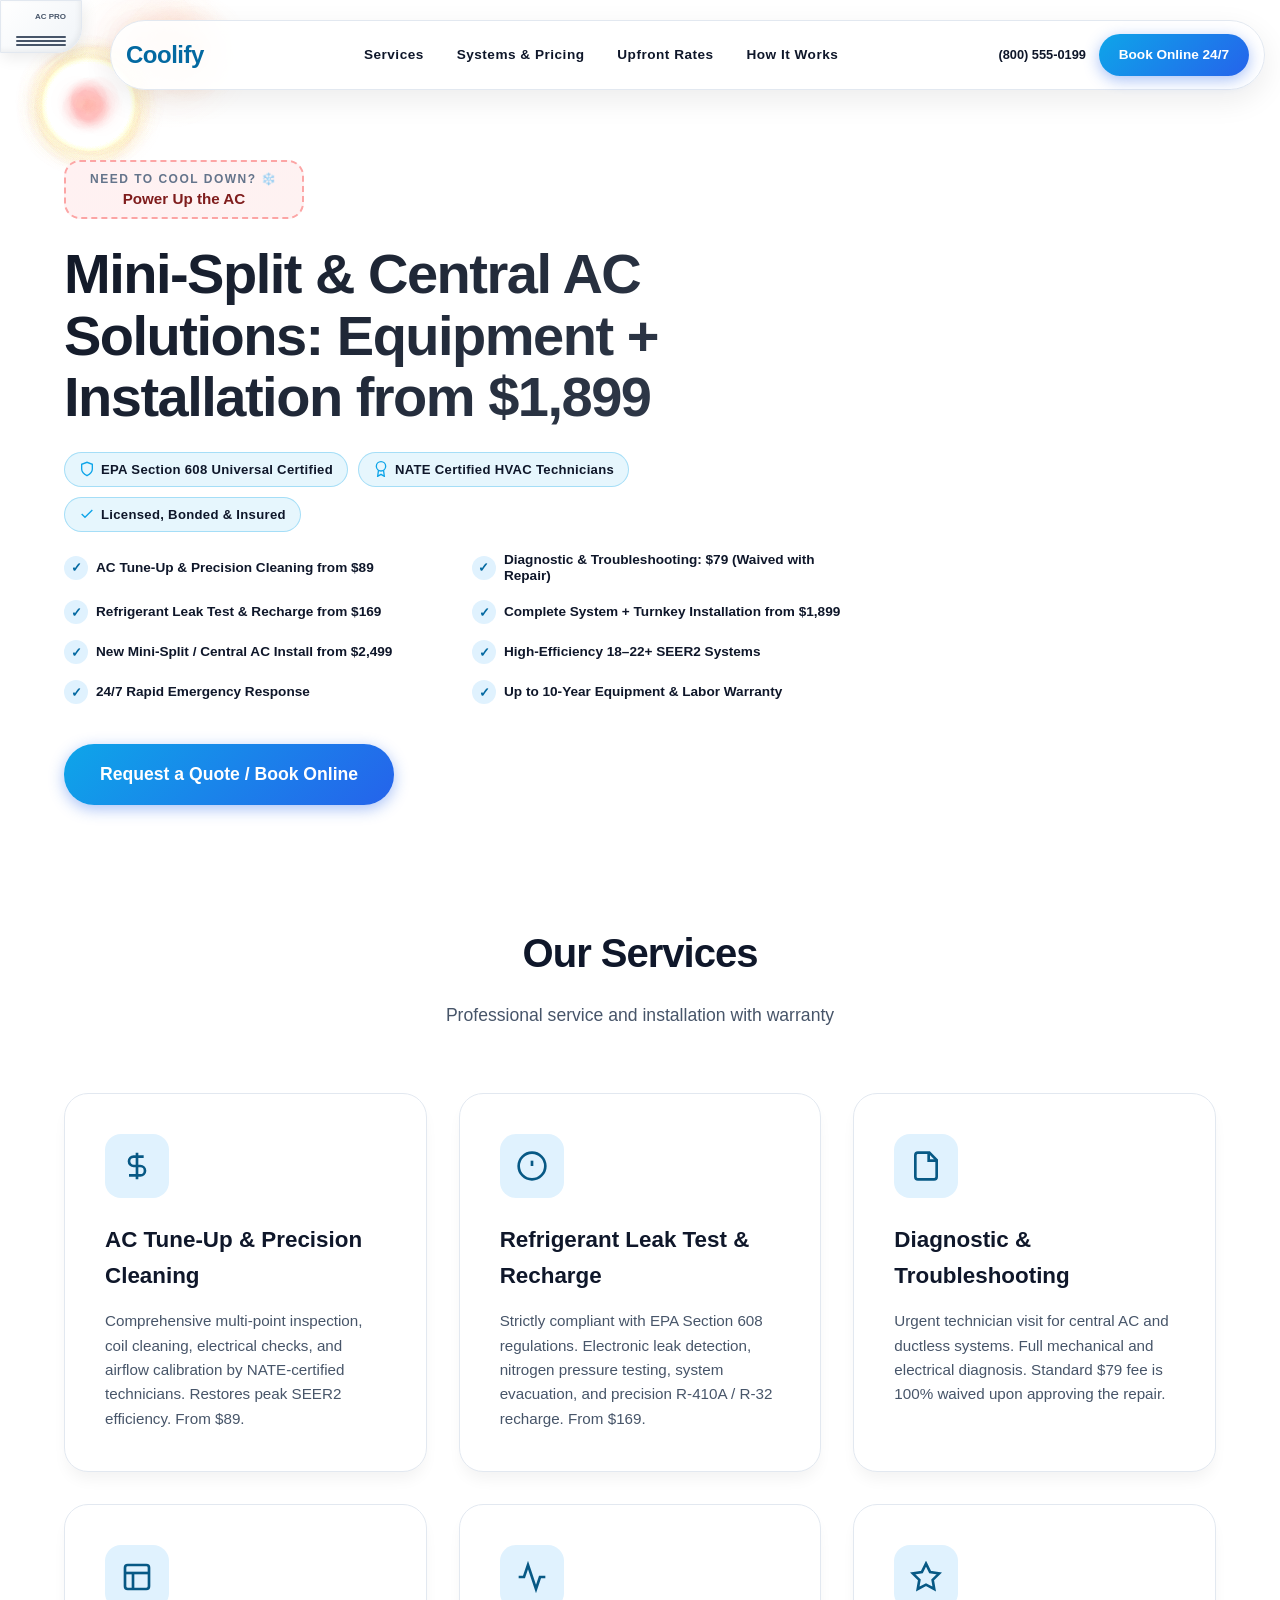
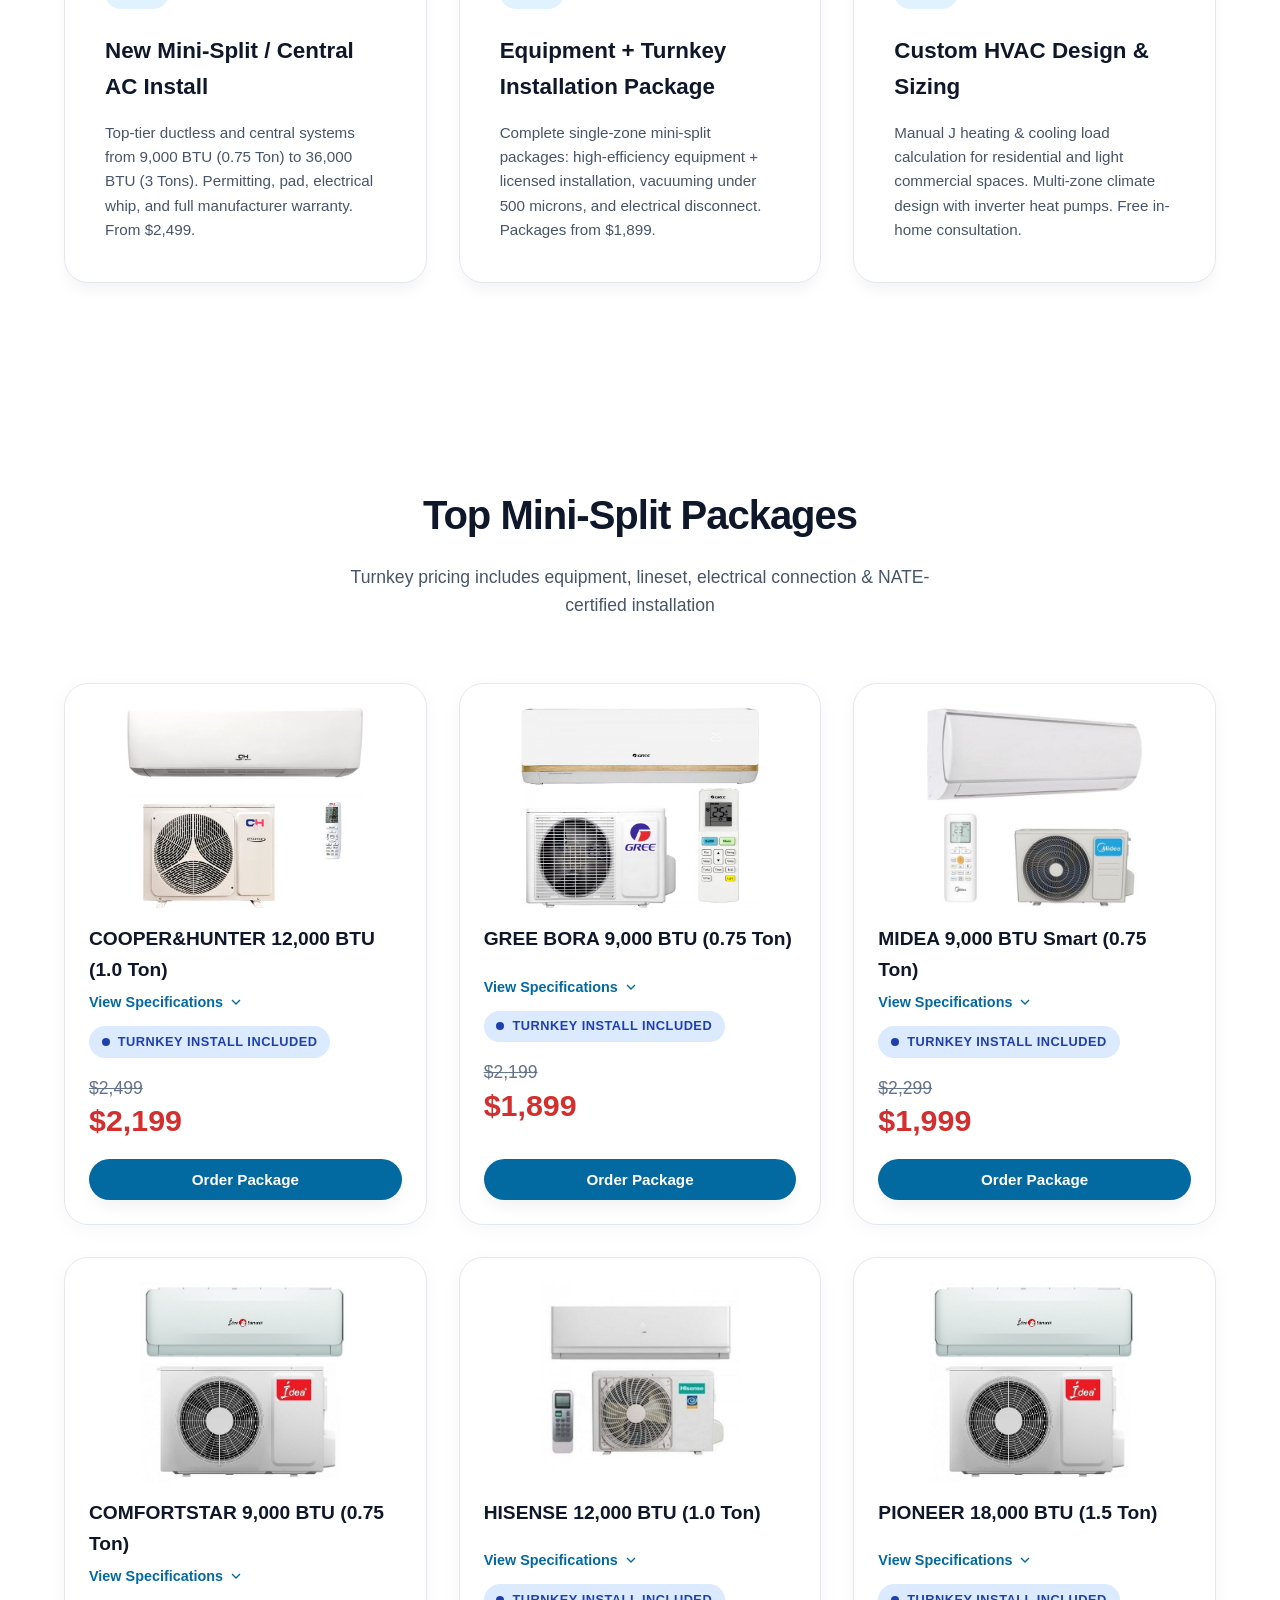
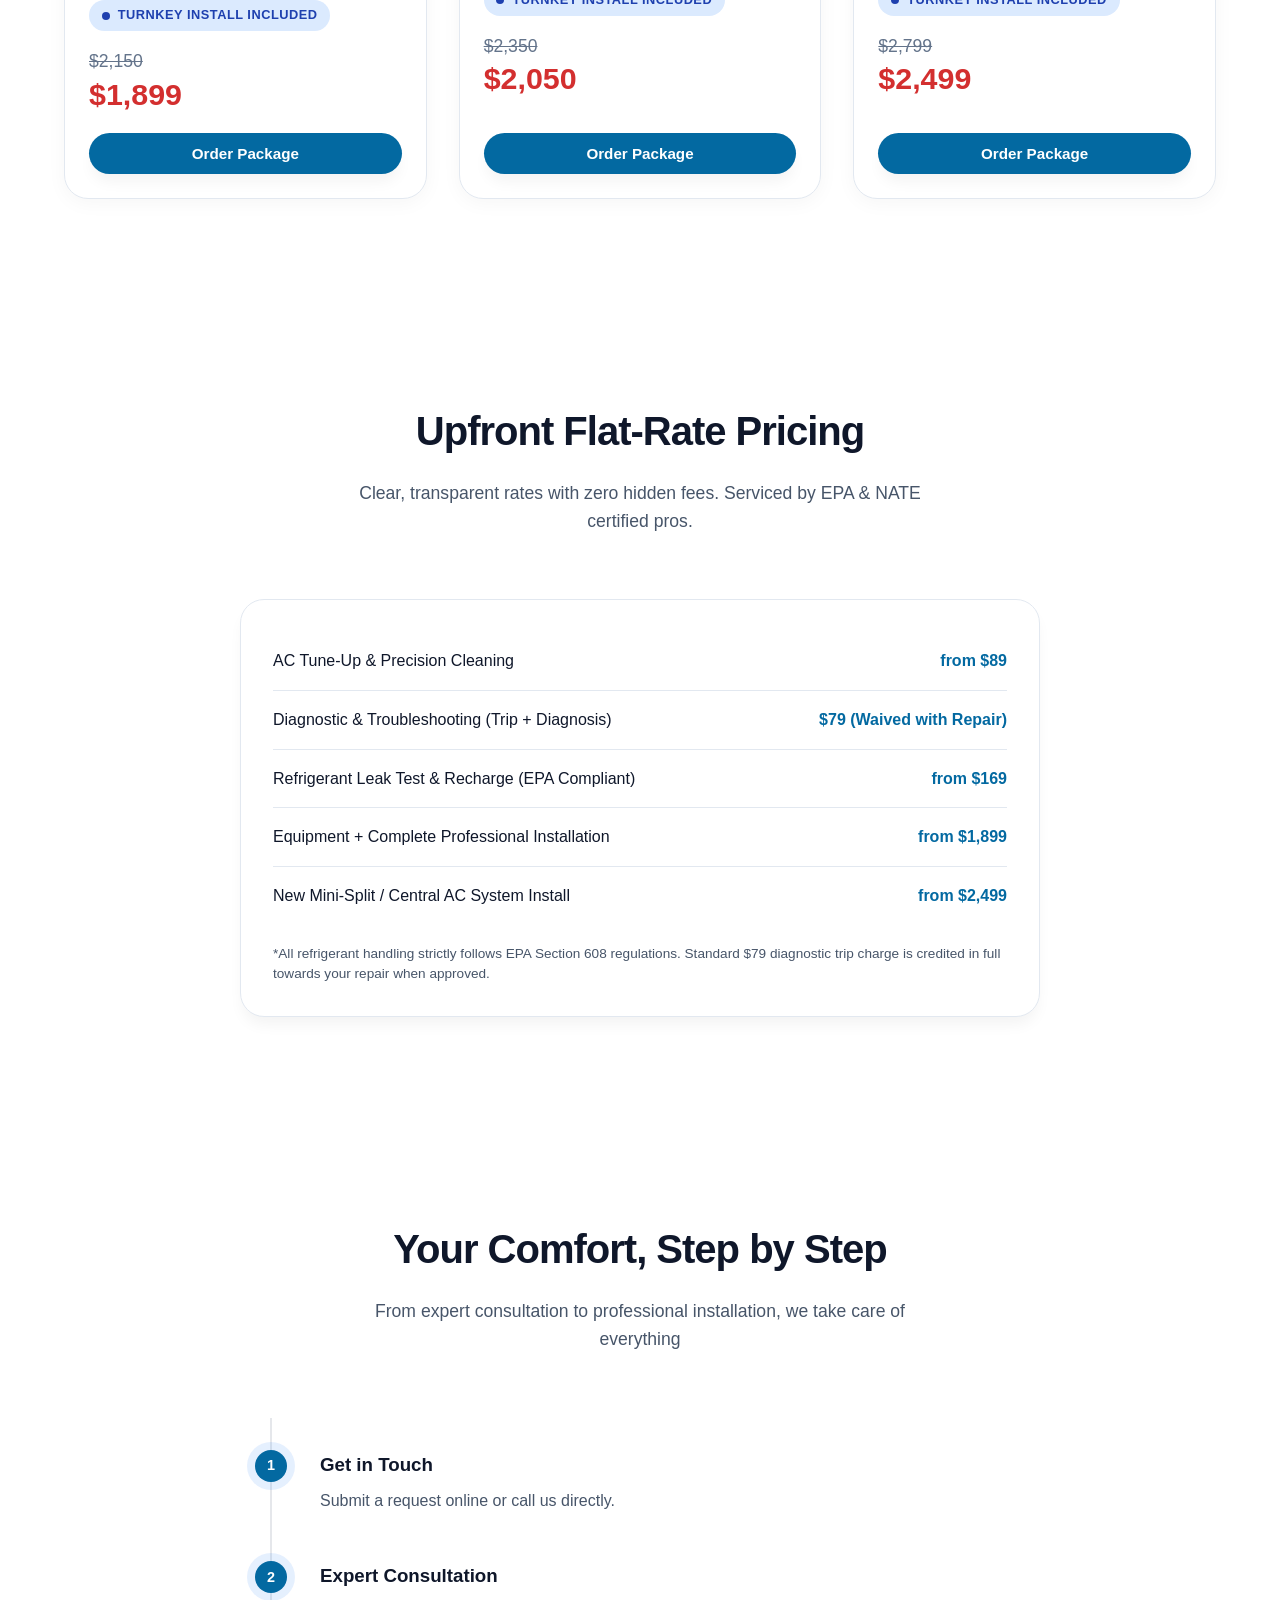
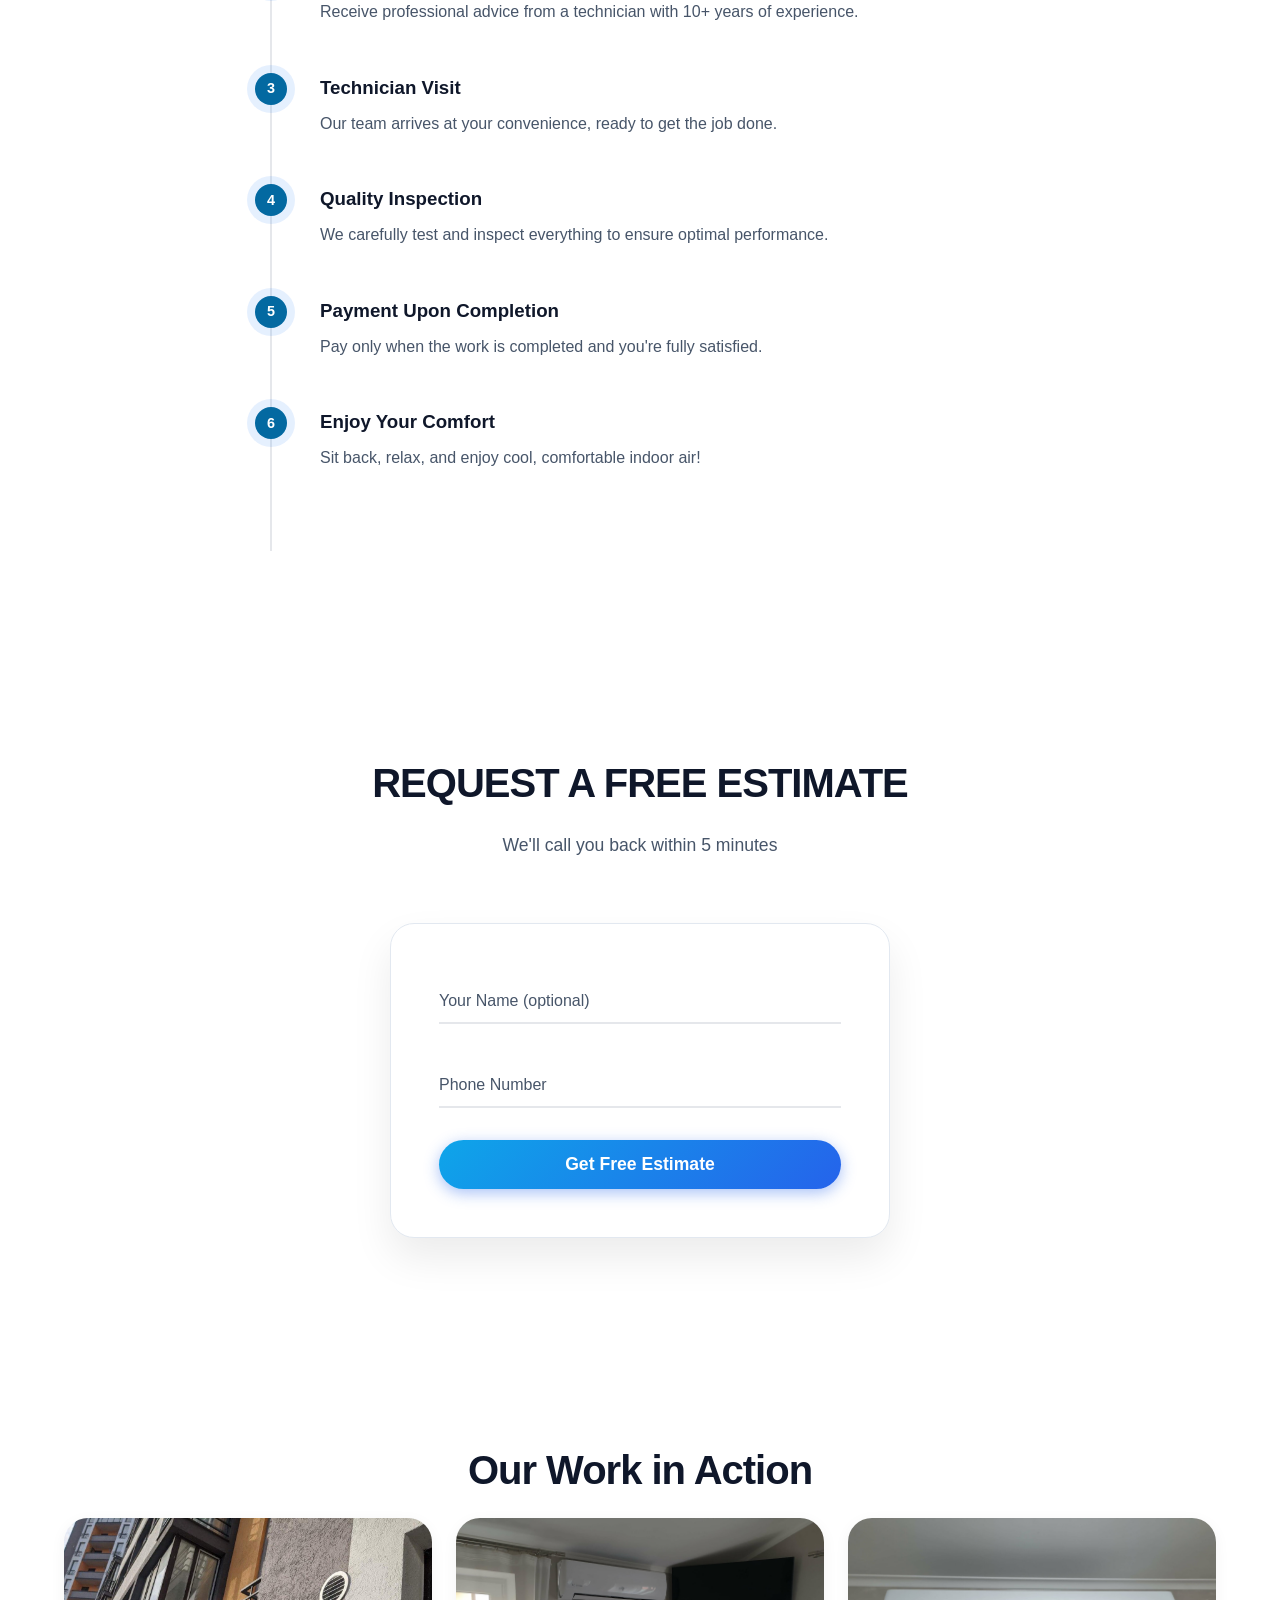
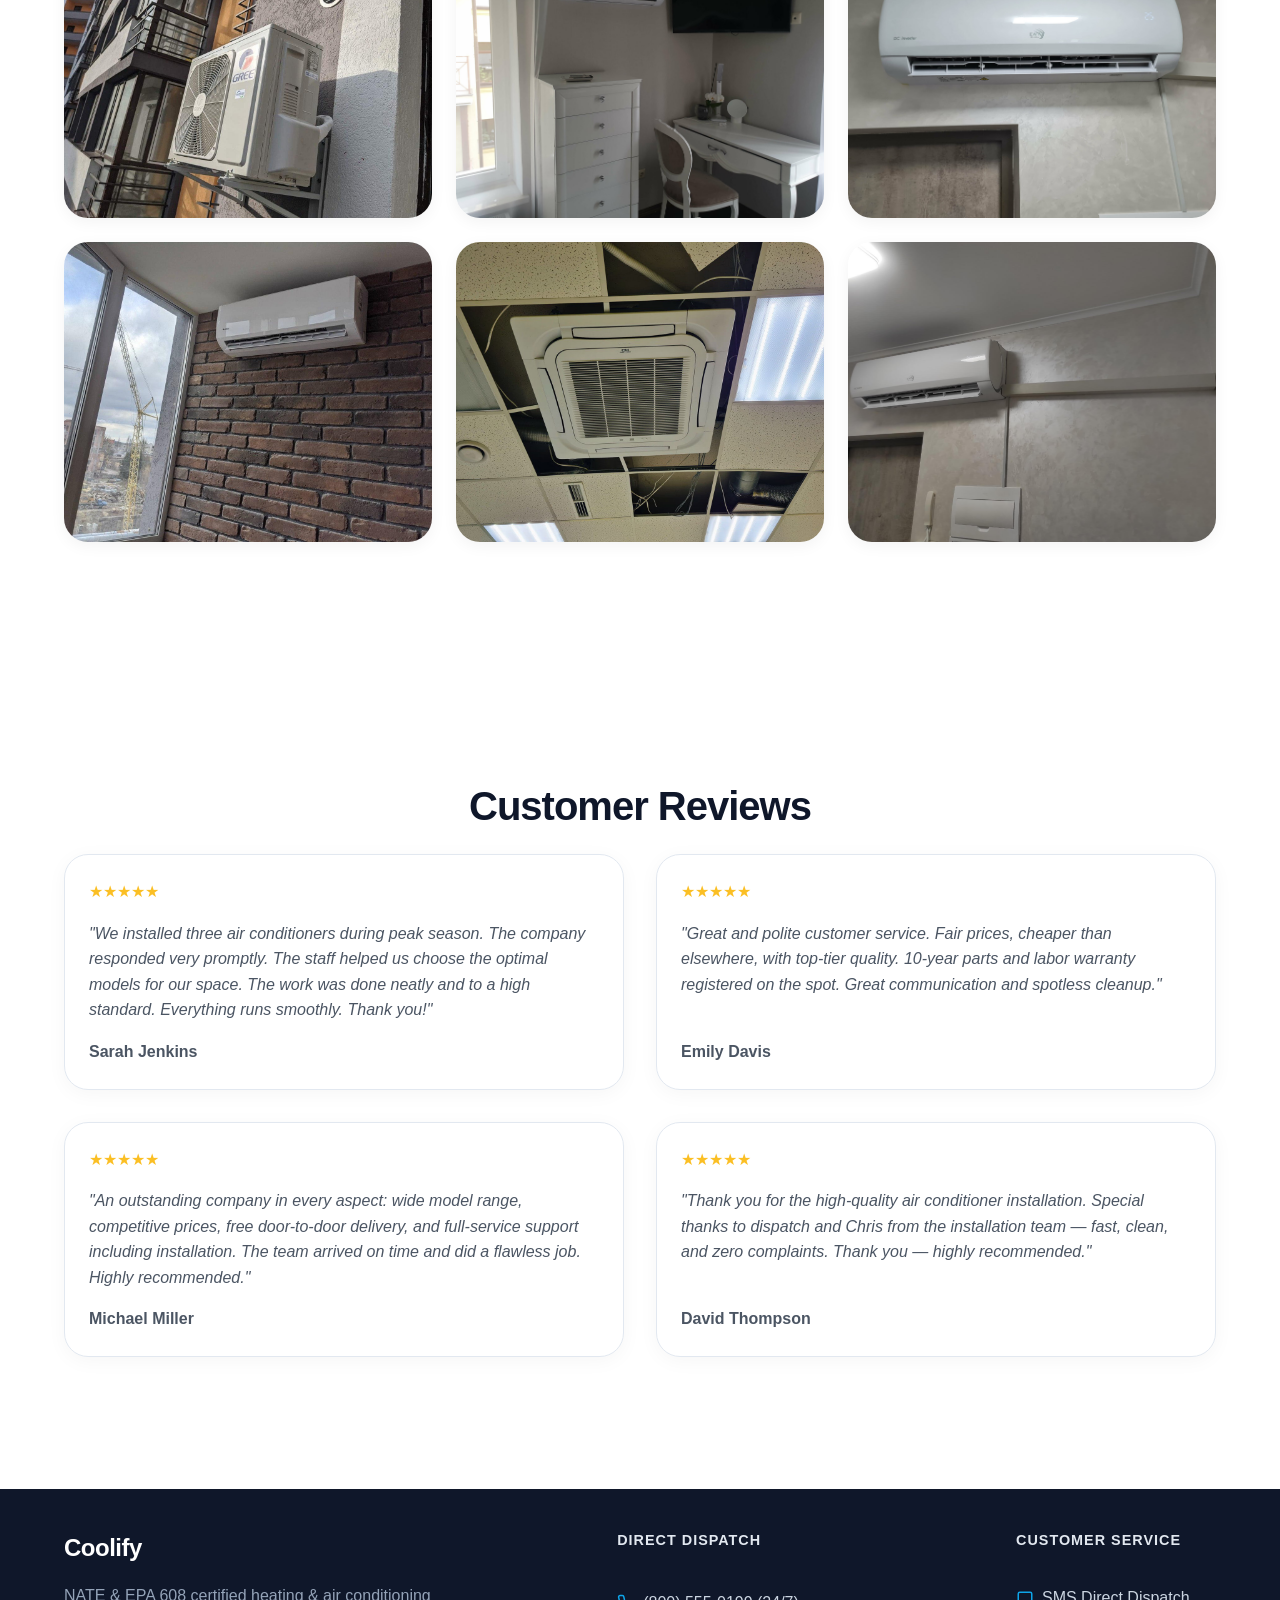
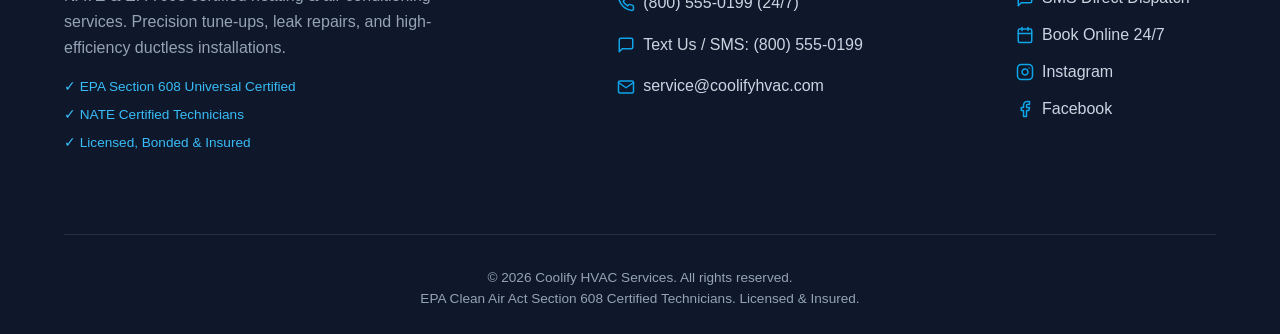
<file: index.html>
<!DOCTYPE html>
<html lang="en">

<head>
    <meta charset="UTF-8">
    <meta name="viewport" content="width=device-width, initial-scale=1.0">
    <title>HVAC Tune-Up, Repair & Mini-Split Installation | EPA & NATE Certified | Coolify</title>
    <link rel="icon" href="favicon.ico" type="image/x-icon">
    <link rel="shortcut icon" href="favicon.ico" type="image/x-icon">
    <link rel="icon" type="image/png" href="images/x-icon.png">
    <meta name="description" content="Certified HVAC services: AC Tune-up from $89, Diagnostic $79 (waived with repair), EPA refrigerant leak test & recharge from $169, new system install from $1,899. NATE certified.">
    <link rel="canonical" href="https://samodirchik.github.io/example3/">

    <!-- GTM removed -->

    <!-- Open Graph / Facebook -->
    <meta property="og:type" content="website">
    <meta property="og:url" content="https://samodirchik.github.io/example3/">
    <meta property="og:title" content="HVAC Tune-Up, Repair & Installation | EPA & NATE Certified | Coolify">
    <meta property="og:description" content="Professional AC Tune-Up from $89, Diagnostic $79, EPA refrigerant recharge from $169, new mini-split install from $1,899. 24/7 service.">
    <meta property="og:image" content="https://samodirchik.github.io/example3/images/og-image.jpg">
    <meta property="og:image:width" content="1200">
    <meta property="og:image:height" content="630">
    <meta property="og:locale" content="en_US">

    <!-- Twitter -->
    <meta name="twitter:card" content="summary_large_image">
    <meta name="twitter:url" content="https://samodirchik.github.io/example3/">
    <meta name="twitter:title" content="HVAC Tune-Up, Repair & Installation | EPA & NATE Certified | Coolify">
    <meta name="twitter:description" content="Professional AC Tune-Up from $89, Diagnostic $79, EPA refrigerant recharge from $169, new mini-split install from $1,899. 24/7 service.">
    <meta name="twitter:image" content="https://samodirchik.github.io/example3/images/og-image.jpg">

    <script>
        if (window.location.hash) {
            document.documentElement.classList.add('has-hash');
        }
    </script>
    <link rel="stylesheet" href="style.css?v=30">
</head>

<body>
    

    <!-- Realistic background mist -->
    <canvas id="wind-canvas"></canvas>

    <!-- AC unit in top left corner -->
    <div class="ac-unit" id="ac-unit">
        <div class="ac-label">AC PRO</div>
        <div class="ac-body">
            <div class="ac-louvers">
                <div class="louver"></div>
                <div class="louver"></div>
                <div class="louver"></div>
            </div>
        </div>
    </div>

    <!-- Main content over mist -->
    <div class="app-wrapper">
        
        <!-- Header -->
        <header class="header">
            <a href="#" class="logo">
                Coolify
            </a>
            <nav class="nav-links">
                <a href="#services">Services</a>
                <a href="#popular">Systems & Pricing</a>
                <a href="#prices">Upfront Rates</a>
                <a href="#how">How It Works</a>
            </nav>
            <div class="header-contacts">
                <div class="phones">
                    <a href="tel:+18005550199" style="font-weight: 700;">(800) 555-0199</a>
                </div>
                
                <div class="socials">
                    <a href="sms:+18005550199" class="social-icon social-sms" aria-label="Text Us / SMS" title="Text Us / SMS">
                        <svg width="18" height="18" viewBox="0 0 24 24" fill="none" stroke="white" stroke-width="2" stroke-linecap="round" stroke-linejoin="round"><path d="M21 15a2 2 0 0 1-2 2H7l-4 4V5a2 2 0 0 1 2-2h14a2 2 0 0 1 2 2z"/></svg>
                    </a>
                </div>

                <a href="#contact" class="btn btn-accent" style="padding: 12px 28px; font-weight: 700; font-size: 1rem; border-radius: 30px;">Book Online 24/7</a>
            </div>
        
            <button class="burger-btn" onclick="toggleMobileMenu()" aria-label="Toggle navigation menu">
                <svg viewBox="0 0 24 24" width="24" height="24" stroke="currentColor" stroke-width="2" fill="none"><line x1="3" y1="12" x2="21" y2="12"></line><line x1="3" y1="6" x2="21" y2="6"></line><line x1="3" y1="18" x2="21" y2="18"></line></svg>
            </button>
        </header>

        <!-- Mobile Menu Overlay -->
        <div class="mobile-menu-overlay" id="mobileMenu">
            <button class="close-menu-btn" onclick="toggleMobileMenu()" aria-label="Close menu">×</button>
            <nav class="mobile-nav-links">
                <a href="#services" onclick="toggleMobileMenu()">Services</a>
                <a href="#popular" onclick="toggleMobileMenu()">Systems & Pricing</a>
                <a href="#prices" onclick="toggleMobileMenu()">Upfront Rates</a>
                <a href="#how" onclick="toggleMobileMenu()">How It Works</a>
            </nav>
            
            <div class="mobile-menu-info">
                EPA Section 608 & NATE Certified HVAC Technicians.<br>Fast 24/7 Emergency Dispatch!
            </div>

            <a href="#contact" class="btn btn-accent mobile-call-btn" style="width: 100%; max-width: 300px; padding: 16px; border-radius: 30px; font-weight: 700; font-size: 1.1rem; text-align: center; margin-bottom: 2rem; display: block;" onclick="toggleMobileMenu()">Book Online 24/7</a>

            <div class="mobile-menu-contacts">
                <a href="tel:+18005550199" class="mobile-phone-btn">
                    <svg viewBox="0 0 24 24" width="20" height="20" stroke="currentColor" stroke-width="2" fill="none"><path d="M22 16.92v3a2 2 0 0 1-2.18 2 19.79 19.79 0 0 1-8.63-3.07 19.5 19.5 0 0 1-6-6 19.79 19.79 0 0 1-3.07-8.67A2 2 0 0 1 4.11 2h3a2 2 0 0 1 2 1.72 12.84 12.84 0 0 0 .7 2.81 2 2 0 0 1-.45 2.11L8.09 9.91a16 16 0 0 0 6 6l1.27-1.27a2 2 0 0 1 2.11-.45 12.84 12.84 0 0 0 2.81.7A2 2 0 0 1 22 16.92z"/></svg>
                    (800) 555-0199
                </a>
                <div class="socials" style="justify-content: center; margin-top: 1rem;">
                    <a href="sms:+18005550199" class="social-icon social-sms" aria-label="Text Us / SMS" title="Text Us / SMS">
                        <svg width="18" height="18" viewBox="0 0 24 24" fill="none" stroke="white" stroke-width="2" stroke-linecap="round" stroke-linejoin="round"><path d="M21 15a2 2 0 0 1-2 2H7l-4 4V5a2 2 0 0 1 2-2h14a2 2 0 0 1 2 2z"/></svg>
                    </a>
                </div>
            </div>

        </div>

        <main id="main-content">
        <!-- Hero -->
        <section class="hero">
            <div class="hero-content">
                <button id="demo-ac-btn" class="interactive-demo-btn">
                    <span>NEED TO COOL DOWN? ❄️</span>
                    <strong>Power Up the AC</strong>
                </button>

                <h1>Mini-Split & Central AC Solutions: Equipment + Installation from $1,899</h1>
                
                <div class="cert-trust-bar">
                    <span class="cert-badge">
                        <svg width="16" height="16" viewBox="0 0 24 24" fill="none" stroke="currentColor" stroke-width="2"><path d="M12 22s8-4 8-10V5l-8-3-8 3v7c0 6 8 10 8 10z"/></svg>
                        EPA Section 608 Universal Certified
                    </span>
                    <span class="cert-badge">
                        <svg width="16" height="16" viewBox="0 0 24 24" fill="none" stroke="currentColor" stroke-width="2"><circle cx="12" cy="8" r="7"/><polyline points="8.21 13.89 7 23 12 20 17 23 15.79 13.88"/></svg>
                        NATE Certified HVAC Technicians
                    </span>
                    <span class="cert-badge">
                        <svg width="16" height="16" viewBox="0 0 24 24" fill="none" stroke="currentColor" stroke-width="2"><polyline points="20 6 9 17 4 12"/></svg>
                        Licensed, Bonded & Insured
                    </span>
                </div>

                <div class="hero-bullets">
                    <div class="bullet"><div class="bullet-icon">✓</div> AC Tune-Up & Precision Cleaning from $89</div>
                    <div class="bullet"><div class="bullet-icon">✓</div> Diagnostic & Troubleshooting: $79 (Waived with Repair)</div>
                    <div class="bullet"><div class="bullet-icon">✓</div> Refrigerant Leak Test & Recharge from $169</div>
                    <div class="bullet"><div class="bullet-icon">✓</div> Complete System + Turnkey Installation from $1,899</div>
                    <div class="bullet"><div class="bullet-icon">✓</div> New Mini-Split / Central AC Install from $2,499</div>
                    <div class="bullet"><div class="bullet-icon">✓</div> High-Efficiency 18–22+ SEER2 Systems</div>
                    <div class="bullet"><div class="bullet-icon">✓</div> 24/7 Rapid Emergency Response</div>
                    <div class="bullet"><div class="bullet-icon">✓</div> Up to 10-Year Equipment & Labor Warranty</div>
                </div>
                
                <a href="#contact" class="btn btn-accent" style="padding: 16px 36px; font-size: 1.1rem; display: inline-block; border-radius: 30px;">Request a Quote / Book Online</a>
            </div>
        </section>

        <!-- Services -->
        <section id="services">
            <h2 class="section-title fade-up">Our Services</h2>
            <p class="section-subtitle fade-up">Professional service and installation with warranty</p>
            <div class="services-carousel-wrapper" style="position: relative;">
                <div class="swipe-arrows-container">
                    <svg width="32" height="32" viewBox="0 0 24 24" stroke="currentColor" stroke-width="2" fill="none" style="animation: pulse-horizontal-rev 1.5s infinite;"><polyline points="15 18 9 12 15 6"></polyline></svg>
                    <svg width="32" height="32" viewBox="0 0 24 24" stroke="currentColor" stroke-width="2" fill="none" style="animation: pulse-horizontal 1.5s infinite;"><polyline points="9 18 15 12 9 6"></polyline></svg>
                </div>
            <div class="services-grid">
                <!-- Service 1 -->
                <div class="service-card fade-up">
                    <div class="service-icon">
                        <svg viewBox="0 0 24 24" fill="none" stroke="currentColor" stroke-width="2"><path d="M12 2v20M17 5H9.5a3.5 3.5 0 0 0 0 7h5a3.5 3.5 0 0 1 0 7H6"/></svg>
                    </div>
                    <h3>AC Tune-Up & Precision Cleaning</h3>
                    <p>Comprehensive multi-point inspection, coil cleaning, electrical checks, and airflow calibration by NATE-certified technicians. Restores peak SEER2 efficiency. From $89.</p>
                </div>
                <!-- Service 2 -->
                <div class="service-card fade-up">
                    <div class="service-icon">
                        <svg viewBox="0 0 24 24" fill="none" stroke="currentColor" stroke-width="2"><circle cx="12" cy="12" r="10"/><line x1="12" y1="8" x2="12" y2="12"/><line x1="12" y1="16" x2="12.01" y2="16"/></svg>
                    </div>
                    <h3>Refrigerant Leak Test & Recharge</h3>
                    <p>Strictly compliant with EPA Section 608 regulations. Electronic leak detection, nitrogen pressure testing, system evacuation, and precision R-410A / R-32 recharge. From $169.</p>
                </div>
                <!-- Service 3 -->
                <div class="service-card fade-up">
                    <div class="service-icon">
                        <svg viewBox="0 0 24 24" fill="none" stroke="currentColor" stroke-width="2"><path d="M14.5 2H6a2 2 0 0 0-2 2v16a2 2 0 0 0 2 2h12a2 2 0 0 0 2-2V7.5L14.5 2z"/><polyline points="14 2 14 8 20 8"/></svg>
                    </div>
                    <h3>Diagnostic & Troubleshooting</h3>
                    <p>Urgent technician visit for central AC and ductless systems. Full mechanical and electrical diagnosis. Standard $79 fee is 100% waived upon approving the repair.</p>
                </div>
                <!-- Service 4 -->
                <div class="service-card fade-up">
                    <div class="service-icon">
                        <svg viewBox="0 0 24 24" fill="none" stroke="currentColor" stroke-width="2"><rect x="3" y="3" width="18" height="18" rx="2" ry="2"/><line x1="3" y1="9" x2="21" y2="9"/><line x1="9" y1="21" x2="9" y2="9"/></svg>
                    </div>
                    <h3>New Mini-Split / Central AC Install</h3>
                    <p>Top-tier ductless and central systems from 9,000 BTU (0.75 Ton) to 36,000 BTU (3 Tons). Permitting, pad, electrical whip, and full manufacturer warranty. From $2,499.</p>
                </div>
                <!-- Service 5 -->
                <div class="service-card fade-up">
                    <div class="service-icon">
                        <svg viewBox="0 0 24 24" fill="none" stroke="currentColor" stroke-width="2"><path d="M22 12h-4l-3 9L9 3l-3 9H2"/></svg>
                    </div>
                    <h3>Equipment + Turnkey Installation Package</h3>
                    <p>Complete single-zone mini-split packages: high-efficiency equipment + licensed installation, vacuuming under 500 microns, and electrical disconnect. Packages from $1,899.</p>
                </div>
                <!-- Service 6 -->
                <div class="service-card fade-up">
                    <div class="service-icon">
                        <svg viewBox="0 0 24 24" fill="none" stroke="currentColor" stroke-width="2"><polygon points="12 2 15.09 8.26 22 9.27 17 14.14 18.18 21.02 12 17.77 5.82 21.02 7 14.14 2 9.27 8.91 8.26 12 2"/></svg>
                    </div>
                    <h3>Custom HVAC Design & Sizing</h3>
                    <p>Manual J heating & cooling load calculation for residential and light commercial spaces. Multi-zone climate design with inverter heat pumps. Free in-home consultation.</p>
                </div>
            </div>
            </div> <!-- Close services-carousel-wrapper -->

        </section>

        <!-- Popular Models -->
        <section id="popular">
            <h2 class="section-title fade-up">Top Mini-Split Packages</h2>
            <p class="section-subtitle fade-up">Turnkey pricing includes equipment, lineset, electrical connection & NATE-certified installation</p>

            <div class="services-carousel-wrapper" style="position: relative;">
                <div class="swipe-arrows-container">
                    <svg width="32" height="32" viewBox="0 0 24 24" stroke="currentColor" stroke-width="2" fill="none" style="animation: pulse-horizontal-rev 1.5s infinite;"><polyline points="15 18 9 12 15 6"></polyline></svg>
                    <svg width="32" height="32" viewBox="0 0 24 24" stroke="currentColor" stroke-width="2" fill="none" style="animation: pulse-horizontal 1.5s infinite;"><polyline points="9 18 15 12 9 6"></polyline></svg>
                </div>
                <div class="models-grid fade-up">
                    <div class="model-card">
                        <div class="model-img" style="background: white;"><img loading="lazy" src="images/mod1.jpg" alt="COOPER&HUNTER 12,000 BTU Inverter" width="300" height="200" style="max-width: 100%; max-height: 100%; object-fit: contain; mix-blend-mode: multiply;"></div>
                        <h3 style="font-size: 1.2rem; margin-bottom: 0.5rem; text-align: left;">COOPER&HUNTER 12,000 BTU (1.0 Ton)</h3>
                        <div class="model-specs-wrapper">
                            <div class="model-specs-inner">
                                <p style="text-align: left; font-size: 0.95rem; line-height: 1.6; margin-bottom: 1rem;">
                            Capacity: 12,000 BTU/hr (1.0 Ton)<br>
                            Efficiency: 22.0 SEER2 / Variable Inverter<br>
                            Heating & Cooling: Heat Pump down to -13°F<br>
                            Voltage: 208-230V / Single Phase / 60Hz<br>
                            Indoor Unit: 9.8" x 30.4" x 7.3"<br>
                            Outdoor Unit: 23.5" x 33.1" x 12.6"
                        </p>
                            </div>
                        </div>
                        <button class="toggle-specs-btn" onclick="toggleSpecs(this)">
                            <span>View Specifications</span>
                            <svg viewBox="0 0 24 24" fill="none" stroke="currentColor" stroke-width="2" width="16" height="16"><polyline points="6 9 12 15 18 9"></polyline></svg>
                        </button>
                        <div class="delivery-badge"><span class="badge-dot"></span>Turnkey Install Included</div>
                        <p class="model-old-price">$2,499</p>
                        <p class="model-price">$2,199</p>
                        <button class="btn btn-primary" style="width: 100%;" onclick="document.getElementById('contact').scrollIntoView({behavior: 'smooth'})">Order Package</button>
                    </div>

                    <div class="model-card">
                        <div class="model-img" style="background: white;"><img loading="lazy" src="images/mod2.jpg" alt="GREE BORA 9,000 BTU Heat Pump" width="300" height="200" style="max-width: 100%; max-height: 100%; object-fit: contain; mix-blend-mode: multiply;"></div>
                        <h3 style="font-size: 1.2rem; margin-bottom: 0.5rem; text-align: left;">GREE BORA 9,000 BTU (0.75 Ton)</h3>
                        <div class="model-specs-wrapper">
                            <div class="model-specs-inner">
                                <p style="text-align: left; font-size: 0.95rem; line-height: 1.6; margin-bottom: 1rem;">
                            Capacity: 9,000 BTU/hr (0.75 Ton)<br>
                            Efficiency: 18.0 SEER2<br>
                            Coverage: Up to 450 sq. ft.<br>
                            Voltage: 115V / 60Hz standard line<br>
                            Indoor Unit: 9.8" x 27.5" x 7.3"<br>
                            Outdoor Unit: 16.9" x 28.3" x 12.2"
                        </p>
                            </div>
                        </div>
                        <button class="toggle-specs-btn" onclick="toggleSpecs(this)">
                            <span>View Specifications</span>
                            <svg viewBox="0 0 24 24" fill="none" stroke="currentColor" stroke-width="2" width="16" height="16"><polyline points="6 9 12 15 18 9"></polyline></svg>
                        </button>
                        <div class="delivery-badge"><span class="badge-dot"></span>Turnkey Install Included</div>
                        <p class="model-old-price">$2,199</p>
                        <p class="model-price">$1,899</p>
                        <button class="btn btn-primary" style="width: 100%;" onclick="document.getElementById('contact').scrollIntoView({behavior: 'smooth'})">Order Package</button>
                    </div>

                    <div class="model-card">
                        <div class="model-img" style="background: white;"><img loading="lazy" src="images/mod3.jpg" alt="MIDEA 9,000 BTU Smart Inverter" width="300" height="200" style="max-width: 100%; max-height: 100%; object-fit: contain; mix-blend-mode: multiply;"></div>
                        <h3 style="font-size: 1.2rem; margin-bottom: 0.5rem; text-align: left;">MIDEA 9,000 BTU Smart (0.75 Ton)</h3>
                        <div class="model-specs-wrapper">
                            <div class="model-specs-inner">
                                <p style="text-align: left; font-size: 0.95rem; line-height: 1.6; margin-bottom: 1rem;">
                            Capacity: 9,000 BTU/hr (0.75 Ton)<br>
                            Efficiency: 20.5 SEER2 / Energy Star<br>
                            Features: Smartphone App & Smart Wi-Fi<br>
                            Voltage: 208-230V / 60Hz<br>
                            Indoor Unit: 11.2" x 28.1" x 7.6"<br>
                            Outdoor Unit: 19.5" x 28.3" x 10.6"
                        </p>
                            </div>
                        </div>
                        <button class="toggle-specs-btn" onclick="toggleSpecs(this)">
                            <span>View Specifications</span>
                            <svg viewBox="0 0 24 24" fill="none" stroke="currentColor" stroke-width="2" width="16" height="16"><polyline points="6 9 12 15 18 9"></polyline></svg>
                        </button>
                        <div class="delivery-badge"><span class="badge-dot"></span>Turnkey Install Included</div>
                        <p class="model-old-price">$2,299</p>
                        <p class="model-price">$1,999</p>
                        <button class="btn btn-primary" style="width: 100%;" onclick="document.getElementById('contact').scrollIntoView({behavior: 'smooth'})">Order Package</button>
                    </div>

                    <div class="model-card">
                        <div class="model-img" style="background: white;"><img loading="lazy" src="images/mod4.jpg" alt="COMFORTSTAR 9,000 BTU Inverter" width="300" height="200" style="max-width: 100%; max-height: 100%; object-fit: contain; mix-blend-mode: multiply;"></div>
                        <h3 style="font-size: 1.2rem; margin-bottom: 0.5rem; text-align: left;">COMFORTSTAR 9,000 BTU (0.75 Ton)</h3>
                        <div class="model-specs-wrapper">
                            <div class="model-specs-inner">
                                <p style="text-align: left; font-size: 0.95rem; line-height: 1.6; margin-bottom: 1rem;">
                            Capacity: 9,000 BTU/hr (0.75 Ton)<br>
                            Efficiency: 18.5 SEER2 / Ultra-Quiet (24 dB)<br>
                            Coverage: Up to 400 sq. ft.<br>
                            Voltage: 115V / 60Hz<br>
                            Indoor Unit: 11.0" x 27.2" x 7.9"<br>
                            Outdoor Unit: 16.5" x 26.0" x 11.0"
                        </p>
                            </div>
                        </div>
                        <button class="toggle-specs-btn" onclick="toggleSpecs(this)">
                            <span>View Specifications</span>
                            <svg viewBox="0 0 24 24" fill="none" stroke="currentColor" stroke-width="2" width="16" height="16"><polyline points="6 9 12 15 18 9"></polyline></svg>
                        </button>
                        <div class="delivery-badge"><span class="badge-dot"></span>Turnkey Install Included</div>
                        <p class="model-old-price">$2,150</p>
                        <p class="model-price">$1,899</p>
                        <button class="btn btn-primary" style="width: 100%;" onclick="document.getElementById('contact').scrollIntoView({behavior: 'smooth'})">Order Package</button>
                    </div>

                    <div class="model-card">
                        <div class="model-img" style="background: white;"><img loading="lazy" src="images/mod5.jpg" alt="HISENSE 12,000 BTU Whisper Series" width="300" height="200" style="max-width: 100%; max-height: 100%; object-fit: contain; mix-blend-mode: multiply;"></div>
                        <h3 style="font-size: 1.2rem; margin-bottom: 0.5rem; text-align: left;">HISENSE 12,000 BTU (1.0 Ton)</h3>
                        <div class="model-specs-wrapper">
                            <div class="model-specs-inner">
                                <p style="text-align: left; font-size: 0.95rem; line-height: 1.6; margin-bottom: 1rem;">
                            Capacity: 12,000 BTU/hr (1.0 Ton)<br>
                            Efficiency: 19.0 SEER2 / Inverter Heat Pump<br>
                            Coverage: Up to 600 sq. ft.<br>
                            Voltage: 208-230V / 60Hz<br>
                            Indoor Unit: 10.6" x 29.3" x 8.4"<br>
                            Outdoor Unit: 19.0" x 26.0" x 9.4"
                        </p>
                            </div>
                        </div>
                        <button class="toggle-specs-btn" onclick="toggleSpecs(this)">
                            <span>View Specifications</span>
                            <svg viewBox="0 0 24 24" fill="none" stroke="currentColor" stroke-width="2" width="16" height="16"><polyline points="6 9 12 15 18 9"></polyline></svg>
                        </button>
                        <div class="delivery-badge"><span class="badge-dot"></span>Turnkey Install Included</div>
                        <p class="model-old-price">$2,350</p>
                        <p class="model-price">$2,050</p>
                        <button class="btn btn-primary" style="width: 100%;" onclick="document.getElementById('contact').scrollIntoView({behavior: 'smooth'})">Order Package</button>
                    </div>

                    <div class="model-card">
                        <div class="model-img" style="background: white;"><img loading="lazy" src="images/mod6.jpg" alt="PIONEER 18,000 BTU Heavy-Duty Inverter" width="300" height="200" style="max-width: 100%; max-height: 100%; object-fit: contain; mix-blend-mode: multiply;"></div>
                        <h3 style="font-size: 1.2rem; margin-bottom: 0.5rem; text-align: left;">PIONEER 18,000 BTU (1.5 Ton)</h3>
                        <div class="model-specs-wrapper">
                            <div class="model-specs-inner">
                                <p style="text-align: left; font-size: 0.95rem; line-height: 1.6; margin-bottom: 1rem;">
                            Capacity: 18,000 BTU/hr (1.5 Ton)<br>
                            Efficiency: 20.0 SEER2 / Multi-Room Power<br>
                            Coverage: Up to 900 sq. ft. open living areas<br>
                            Voltage: 208-230V / 60Hz<br>
                            Indoor Unit: 11.8" x 31.5" x 7.8"<br>
                            Outdoor Unit: 21.8" x 31.5" x 13.1"
                        </p>
                            </div>
                        </div>
                        <button class="toggle-specs-btn" onclick="toggleSpecs(this)">
                            <span>View Specifications</span>
                            <svg viewBox="0 0 24 24" fill="none" stroke="currentColor" stroke-width="2" width="16" height="16"><polyline points="6 9 12 15 18 9"></polyline></svg>
                        </button>
                        <div class="delivery-badge"><span class="badge-dot"></span>Turnkey Install Included</div>
                        <p class="model-old-price">$2,799</p>
                        <p class="model-price">$2,499</p>
                        <button class="btn btn-primary" style="width: 100%;" onclick="document.getElementById('contact').scrollIntoView({behavior: 'smooth'})">Order Package</button>
                    </div>
                </div>
            </div> <!-- Close services-carousel-wrapper -->
        </section>

        <!-- Pricing -->
        <section id="prices">
            <h2 class="section-title fade-up">Upfront Flat-Rate Pricing</h2>
            <p class="section-subtitle fade-up">Clear, transparent rates with zero hidden fees. Serviced by EPA & NATE certified pros.</p>
            <div style="max-width: 800px; margin: 0 auto; background: var(--bg-main); border: 1px solid var(--border-glass); border-radius: var(--radius-lg); box-shadow: var(--shadow-md); padding: 2rem;" class="fade-up">
                <div style="display: flex; justify-content: space-between; padding: 1rem 0; border-bottom: 1px solid var(--border-glass);">
                    <span style="font-weight: 500;">AC Tune-Up & Precision Cleaning</span>
                    <span style="font-weight: 700; color: var(--primary);">from $89</span>
                </div>
                <div style="display: flex; justify-content: space-between; padding: 1rem 0; border-bottom: 1px solid var(--border-glass);">
                    <span style="font-weight: 500;">Diagnostic & Troubleshooting (Trip + Diagnosis)</span>
                    <span style="font-weight: 700; color: var(--primary);">$79 (Waived with Repair)</span>
                </div>
                <div style="display: flex; justify-content: space-between; padding: 1rem 0; border-bottom: 1px solid var(--border-glass);">
                    <span style="font-weight: 500;">Refrigerant Leak Test & Recharge (EPA Compliant)</span>
                    <span style="font-weight: 700; color: var(--primary);">from $169</span>
                </div>
                <div style="display: flex; justify-content: space-between; padding: 1rem 0; border-bottom: 1px solid var(--border-glass);">
                    <span style="font-weight: 500;">Equipment + Complete Professional Installation</span>
                    <span style="font-weight: 700; color: var(--primary);">from $1,899</span>
                </div>
                <div style="display: flex; justify-content: space-between; padding: 1rem 0;">
                    <span style="font-weight: 500;">New Mini-Split / Central AC System Install</span>
                    <span style="font-weight: 700; color: var(--primary);">from $2,499</span>
                </div>
                <p style="font-size: 0.85rem; margin-top: 1.2rem; color: var(--text-muted); line-height: 1.5;">*All refrigerant handling strictly follows EPA Section 608 regulations. Standard $79 diagnostic trip charge is credited in full towards your repair when approved.</p>
            </div>
        </section>

        <!-- How We Work -->
        <section id="how">
            <h2 class="section-title fade-up">Your Comfort, Step by Step</h2>
            <p class="section-subtitle fade-up">From expert consultation to professional installation, we take care of everything</p>            
            <div class="timeline">
                <div class="timeline-item">
                    <div class="timeline-step">1</div>
                    <h3 style="margin-bottom: 0.5rem;">Get in Touch</h3>
                    <p style="color: var(--text-muted);">Submit a request online or call us directly.</p>
                </div>
                <div class="timeline-item">
                    <div class="timeline-step">2</div>
                    <h3 style="margin-bottom: 0.5rem;">Expert Consultation</h3>
                    <p style="color: var(--text-muted);">Receive professional advice from a technician with 10+ years of experience.</p>
                </div>
                <div class="timeline-item">
                    <div class="timeline-step">3</div>
                    <h3 style="margin-bottom: 0.5rem;">Technician Visit</h3>
                    <p style="color: var(--text-muted);">Our team arrives at your convenience, ready to get the job done.</p>
                </div>
                <div class="timeline-item">
                    <div class="timeline-step">4</div>
                    <h3 style="margin-bottom: 0.5rem;">Quality Inspection</h3>
                    <p style="color: var(--text-muted);">We carefully test and inspect everything to ensure optimal performance.</p>
                </div>
                <div class="timeline-item">
                    <div class="timeline-step">5</div>
                    <h3 style="margin-bottom: 0.5rem;">Payment Upon Completion</h3>
                    <p style="color: var(--text-muted);">Pay only when the work is completed and you're fully satisfied.</p>
                </div>
                <div class="timeline-item">
                    <div class="timeline-step">6</div>
                    <h3 style="margin-bottom: 0.5rem;">Enjoy Your Comfort</h3>
                    <p style="color: var(--text-muted);">Sit back, relax, and enjoy cool, comfortable indoor air!</p>
                </div>
            </div>
        </section>

        <!-- Contact Form -->
        <section id="contact">
            <h2 class="section-title">REQUEST A FREE ESTIMATE</h2>
            <p class="section-subtitle">We'll call you back within 5 minutes</p>            
            <div class="form-container">
                <form id="contact-form" onsubmit="submitForm(event)">
                    <div class="form-group">
                        <input type="text" id="name" name="name" class="form-input" placeholder=" " autocomplete="name">
                        <label for="name" class="form-label">Your Name (optional)</label>
                    </div>
                    <div class="form-group">
                        <input type="tel" id="phone" name="phone" class="form-input" placeholder=" " required autocomplete="tel">
                        <label for="phone" class="form-label">Phone Number</label>
                    </div>
                    <button type="submit" id="submit-btn" class="btn btn-accent" style="width: 100%; padding: 14px; font-size: 1.1rem;">Get Free Estimate</button>
                    <div id="form-status" style="margin-top: 15px; text-align: center; font-size: 0.95rem; display: none;"></div>
                </form>
            </div>
        </section>

        <!-- Gallery -->
        <section id="gallery" style="position: relative;">
            <h2 class="section-title fade-up">Our Work in Action</h2>            
            <div class="gallery-container fade-up">
                <div class="gallery-item"><img loading="lazy" src="images/gal1.jpg" alt="Air conditioning installation photo 1" width="400" height="300"></div>
                <div class="gallery-item"><img loading="lazy" src="images/gal2.jpg" alt="Air conditioning installation photo 2" width="400" height="300"></div>
                <div class="gallery-item"><img loading="lazy" src="images/gal3.jpg" alt="Air conditioning installation photo 3" width="400" height="300"></div>
                <div class="gallery-item"><img loading="lazy" src="images/gal4.jpg" alt="Air conditioning installation photo 4" width="400" height="300"></div>
                <div class="gallery-item"><img loading="lazy" src="images/gal5.jpeg" alt="Air conditioning installation photo 5" width="400" height="300"></div>
                <div class="gallery-item"><img loading="lazy" src="images/gal6.jpg" alt="Air conditioning installation photo 6" width="400" height="300"></div>
            </div>
            
            <div class="swipe-arrows-container">
                <svg viewBox="0 0 24 24" stroke="currentColor" stroke-width="2" fill="none" style="width: 28px; height: 28px;"><path d="M15 18l-6-6 6-6"/></svg>
                <svg viewBox="0 0 24 24" stroke="currentColor" stroke-width="2" fill="none" style="width: 28px; height: 28px;"><path d="M9 18l6-6-6-6"/></svg>
            </div>
        </section>

        <!-- Customer Reviews -->
        <section id="reviews" style="position: relative;">
            <h2 class="section-title fade-up">Customer Reviews</h2>            
                <div class="models-grid fade-up" style="grid-template-columns: repeat(auto-fit, minmax(400px, 1fr));">
                    <div class="model-card" style="text-align: left;">
                        <div style="display: flex; gap: 4px; color: #fbbf24; margin-bottom: 1rem;">★★★★★</div>
                        <p style="font-style: italic; margin-bottom: 1rem;">"We installed three air conditioners during peak season. The company responded very promptly. The staff helped us choose the optimal models for our space. The work was done neatly and to a high standard. Everything runs smoothly. Thank you!"</p>
                        <p style="font-weight: 600; margin-top: auto;">Sarah Jenkins</p>
                    </div>
                    <div class="model-card" style="text-align: left;">
                        <div style="display: flex; gap: 4px; color: #fbbf24; margin-bottom: 1rem;">★★★★★</div>
                        <p style="font-style: italic; margin-bottom: 1rem;">"Great and polite customer service. Fair prices, cheaper than elsewhere, with top-tier quality. 10-year parts and labor warranty registered on the spot. Great communication and spotless cleanup."</p>
                        <p style="font-weight: 600; margin-top: auto;">Emily Davis</p>
                    </div>
                    <div class="model-card" style="text-align: left;">
                        <div style="display: flex; gap: 4px; color: #fbbf24; margin-bottom: 1rem;">★★★★★</div>
                        <p style="font-style: italic; margin-bottom: 1rem;">"An outstanding company in every aspect: wide model range, competitive prices, free door-to-door delivery, and full-service support including installation. The team arrived on time and did a flawless job. Highly recommended."</p>
                        <p style="font-weight: 600; margin-top: auto;">Michael Miller</p>
                    </div>
                    <div class="model-card" style="text-align: left;">
                        <div style="display: flex; gap: 4px; color: #fbbf24; margin-bottom: 1rem;">★★★★★</div>
                        <p style="font-style: italic; margin-bottom: 1rem;">"Thank you for the high-quality air conditioner installation. Special thanks to dispatch and Chris from the installation team — fast, clean, and zero complaints. Thank you — highly recommended."</p>
                        <p style="font-weight: 600; margin-top: auto;">David Thompson</p>
                    </div>
                </div>

            <div class="swipe-arrows-container">
                <svg viewBox="0 0 24 24" stroke="currentColor" stroke-width="2" fill="none" style="width: 28px; height: 28px;"><path d="M15 18l-6-6 6-6"/></svg>
                <svg viewBox="0 0 24 24" stroke="currentColor" stroke-width="2" fill="none" style="width: 28px; height: 28px;"><path d="M9 18l6-6-6-6"/></svg>
            </div>
        </section>
        </main>

        <!-- Footer -->
        <footer class="footer">
            <div class="footer-grid">
                <div class="footer-about">
                    <div class="logo" style="margin-bottom: 1rem; color: white;">
                        Coolify
                    </div>
                    <p style="color: #94a3b8; line-height: 1.6; margin-bottom: 1rem;">NATE & EPA 608 certified heating & air conditioning services. Precision tune-ups, leak repairs, and high-efficiency ductless installations.</p>
                    <div style="display: flex; flex-direction: column; gap: 6px; font-size: 0.85rem; color: #38bdf8;">
                        <span>✓ EPA Section 608 Universal Certified</span>
                        <span>✓ NATE Certified Technicians</span>
                        <span>✓ Licensed, Bonded & Insured</span>
                    </div>
                </div>
                <div class="footer-contacts" style="text-align: left; align-items: flex-start;">
                    <h3 style="margin-bottom: 1.5rem; color: #e2e8f0; font-size: 0.9rem; letter-spacing: 1px; text-transform: uppercase;">Direct Dispatch</h3>
                    <a href="tel:+18005550199" class="footer-contact-link">
                        <svg width="18" height="18" viewBox="0 0 24 24" fill="none" stroke="#0ea5e9" stroke-width="2" stroke-linecap="round" stroke-linejoin="round" style="margin-right: 8px;"><path d="M22 16.92v3a2 2 0 0 1-2.18 2 19.79 19.79 0 0 1-8.63-3.07 19.5 19.5 0 0 1-6-6 19.79 19.79 0 0 1-3.07-8.67A2 2 0 0 1 4.11 2h3a2 2 0 0 1 2 1.72 12.84 12.84 0 0 0 .7 2.81 2 2 0 0 1-.45 2.11L8.09 9.91a16 16 0 0 0 6 6l1.27-1.27a2 2 0 0 1 2.11-.45 12.84 12.84 0 0 0 2.81.7A2 2 0 0 1 22 16.92z"></path></svg>
                        <span>(800) 555-0199 (24/7)</span>
                    </a>
                    <a href="sms:+18005550199" class="footer-contact-link">
                        <svg width="18" height="18" viewBox="0 0 24 24" fill="none" stroke="#0ea5e9" stroke-width="2" stroke-linecap="round" stroke-linejoin="round" style="margin-right: 8px;"><path d="M21 15a2 2 0 0 1-2 2H7l-4 4V5a2 2 0 0 1 2-2h14a2 2 0 0 1 2 2z"></path></svg>
                        <span>Text Us / SMS: (800) 555-0199</span>
                    </a>
                    <a href="mailto:service@coolifyhvac.com" class="footer-contact-link">
                        <svg width="18" height="18" viewBox="0 0 24 24" fill="none" stroke="#0ea5e9" stroke-width="2" stroke-linecap="round" stroke-linejoin="round" style="margin-right: 8px;"><path d="M4 4h16c1.1 0 2 .9 2 2v12c0 1.1-.9 2-2 2H4c-1.1 0-2-.9-2-2V6c0-1.1.9-2 2-2z"></path><polyline points="22,6 12,13 2,6"></polyline></svg>
                        <span>service@coolifyhvac.com</span>
                    </a>
                </div>
                <div class="footer-messengers" style="display: flex; flex-direction: column; align-items: flex-start; gap: 0.5rem; min-width: 200px;">
                    <h3 style="margin-bottom: 1.5rem; color: #e2e8f0; font-size: 0.9rem; letter-spacing: 1px; text-transform: uppercase;">Customer Service</h3>
                    <a href="sms:+18005550199" class="footer-contact-link">
                        <svg width="18" height="18" viewBox="0 0 24 24" fill="none" stroke="#0ea5e9" stroke-width="2" stroke-linecap="round" stroke-linejoin="round" style="margin-right: 8px;"><path d="M21 15a2 2 0 0 1-2 2H7l-4 4V5a2 2 0 0 1 2-2h14a2 2 0 0 1 2 2z"></path></svg>
                        <span>SMS Direct Dispatch</span>
                    </a>
                    <a href="#contact" class="footer-contact-link">
                        <svg width="18" height="18" viewBox="0 0 24 24" fill="none" stroke="#0ea5e9" stroke-width="2" stroke-linecap="round" stroke-linejoin="round" style="margin-right: 8px;"><rect x="3" y="4" width="18" height="18" rx="2" ry="2"></rect><line x1="16" y1="2" x2="16" y2="6"></line><line x1="8" y1="2" x2="8" y2="6"></line><line x1="3" y1="10" x2="21" y2="10"></line></svg>
                        <span>Book Online 24/7</span>
                    </a>
                    <a href="#" class="footer-contact-link">
                        <svg width="18" height="18" viewBox="0 0 24 24" fill="none" stroke="#0ea5e9" stroke-width="2" stroke-linecap="round" stroke-linejoin="round" style="margin-right: 8px;"><rect x="2" y="2" width="20" height="20" rx="5" ry="5"></rect><path d="M16 11.37A4 4 0 1 1 12.63 8 4 4 0 0 1 16 11.37z"></path><line x1="17.5" y1="6.5" x2="17.51" y2="6.5"></line></svg>
                        <span>Instagram</span>
                    </a>
                    <a href="#" class="footer-contact-link">
                        <svg width="18" height="18" viewBox="0 0 24 24" fill="none" stroke="#0ea5e9" stroke-width="2" stroke-linecap="round" stroke-linejoin="round" style="margin-right: 8px;"><path d="M18 2h-3a5 5 0 0 0-5 5v3H7v4h3v8h4v-8h3l1-4h-4V7a1 1 0 0 1 1-1h3z"></path></svg>
                        <span>Facebook</span>
                    </a>
                </div>
            </div>
            <div style="text-align: center; color: #94a3b8; padding-top: 2rem; border-top: 1px solid rgba(255, 255, 255, 0.1); margin-top: 2rem; font-size: 0.85rem; line-height: 1.6;">
                © 2026 Coolify HVAC Services. All rights reserved.<br>EPA Clean Air Act Section 608 Certified Technicians. Licensed & Insured.
            </div>
        </footer>

    </div>

    <!-- Success Overlay -->
    <div id="success-overlay" class="success-overlay">
        <div class="success-modal">
            <div class="success-icon">
                <svg viewBox="0 0 24 24" fill="none" stroke="currentColor" stroke-width="2" stroke-linecap="round" stroke-linejoin="round">
                    <path d="M22 11.08V12a10 10 0 1 1-5.93-9.14"></path>
                    <polyline points="22 4 12 14.01 9 11.01"></polyline>
                </svg>
            </div>
            <h3>Thank you for your request!</h3>
            <p>Our dispatch team will contact you within 5 minutes.</p>
            <button class="btn btn-primary" onclick="closeSuccessModal()">Back to Home</button>
        </div>
    </div>

    <!-- Scroll Animations (Intersection Observer) -->
    <script>
        document.addEventListener('DOMContentLoaded', () => {
            const observerOptions = {
                threshold: 0.1,
                rootMargin: "0px 0px -50px 0px"
            };

            const observer = new IntersectionObserver((entries) => {
                entries.forEach(entry => {
                    if (entry.isIntersecting) {
                        entry.target.classList.add('visible');
                    }
                });
            }, observerOptions);

            // Animate all fade-up elements
            if (window.location.hash) {
                document.querySelectorAll('.fade-up').forEach(el => el.classList.add('visible'));
            } else {
                document.querySelectorAll('.fade-up').forEach(el => observer.observe(el));
            }
            
            // Animate timeline steps with sequential delay
            const timelineItems = document.querySelectorAll('.timeline-item');
            timelineItems.forEach((item, index) => {
                if (window.location.hash) {
                    item.classList.add('visible');
                } else {
                    item.style.transitionDelay = `${index * 0.2}s`;
                    observer.observe(item);
                }
            });
        });
    </script>

    <!-- Background Steam Script -->
    <script>
        (function () {
            const canvas = document.getElementById('wind-canvas');
            let ctx = canvas.getContext('2d', { alpha: true });
            let width, height;

            // State logic
            let isCoolOn = false;
            let transitionProgress = 0.0;   
            let targetProgress = 0.0;

            let sourceX = 0;
            let sourceY = 0;

            function createPuffCanvas(r, g, b) {
                const size = 128; 
                const offCanvas = document.createElement('canvas');
                offCanvas.width = size;
                offCanvas.height = size;
                const offCtx = offCanvas.getContext('2d');
                
                const grad = offCtx.createRadialGradient(size/2, size/2, 0, size/2, size/2, size/2);
                grad.addColorStop(0, `rgba(${r}, ${g}, ${b}, 0.14)`);
                grad.addColorStop(0.4, `rgba(${r}, ${g}, ${b}, 0.05)`);
                grad.addColorStop(1, `rgba(${r}, ${g}, ${b}, 0)`);
                
                offCtx.fillStyle = grad;
                offCtx.fillRect(0, 0, size, size);
                return offCanvas;
            }

            const coolPuff = createPuffCanvas(0, 160, 255);   
            const heatPuff = createPuffCanvas(255, 110, 45);  

            const particles = [];
            const MAX_PARTICLES = 250; 

            class Particle {
                constructor() {
                    this.reset();
                    this.life = Math.random();
                    this.x += this.vx * this.life * 500;
                    this.y += this.vy * this.life * 500;
                }

                reset() {
                    this.x = sourceX + (Math.random() - 0.5) * 20;
                    this.y = sourceY + (Math.random() - 0.5) * 20;
                    this.vx = 4 + Math.random() * 4;
                    this.vy = -1 + Math.random() * 2;
                    this.life = 1.0; 
                    this.decay = 0.002 + Math.random() * 0.003; 
                    this.scale = 0.5 + Math.random() * 0.5; 
                    this.seed = Math.random() * 1000; 
                    this.dropX = width * (0.4 + Math.random() * 0.5);
                }

                update(time) {
                    this.life -= this.decay;
                    if (this.life <= 0 || this.x > width + 200 || this.y > height + 200) {
                        this.reset();
                    }

                    const turbulenceX = Math.sin(this.y * 0.005 + time * 0.001 + this.seed) * 0.5;
                    const turbulenceY = Math.cos(this.x * 0.005 - time * 0.001 + this.seed) * 0.5;

                    let targetVx, targetVy;
                    
                    if (this.x > this.dropX) {
                        targetVx = 1 + Math.random() * 1.5 + turbulenceX;
                        targetVy = 5 + Math.random() * 3 + turbulenceY;
                    } else {
                        targetVx = 5 + Math.random() * 3 + turbulenceX;
                        
                        if (this.y > 150) {
                            targetVy = -1.5;
                        } else {
                            targetVy = 0.5 + turbulenceY;
                        }
                    }

                    this.vx += (targetVx - this.vx) * 0.05;
                    this.vy += (targetVy - this.vy) * 0.05;

                    this.x += this.vx;
                    this.y += this.vy;
                    this.scale += 0.005;
                }

                draw(ctx, currentProgress) {
                    let alpha = 1;
                    if (this.life > 0.9) alpha = (1 - this.life) * 10; 
                    else if (this.life < 0.3) alpha = this.life / 0.3; 
                    
                    alpha *= 0.85;

                    const drawSize = 128 * this.scale;
                    const halfSize = drawSize / 2;

                    if (currentProgress > 0.01) {
                        ctx.globalAlpha = alpha * currentProgress;
                        ctx.drawImage(coolPuff, this.x - halfSize, this.y - halfSize, drawSize, drawSize);
                    }
                    if (currentProgress < 0.99) {
                        ctx.globalAlpha = alpha * (1 - currentProgress);
                        ctx.drawImage(heatPuff, this.x - halfSize, this.y - halfSize, drawSize, drawSize);
                    }
                }
            }

            for (let i = 0; i < MAX_PARTICLES; i++) {
                particles.push(new Particle());
            }

            function updateTransition() {
                if (Math.abs(targetProgress - transitionProgress) < 0.01) {
                    transitionProgress = targetProgress;
                } else {
                    transitionProgress += (targetProgress - transitionProgress) * 0.02;
                }
            }

            let isVisible = true;
            let animId = null;

            function animate(timestamp) {
                if (!isVisible) {
                    animId = null;
                    return;
                }
                updateTransition();
                ctx.clearRect(0, 0, width, height);
                ctx.globalCompositeOperation = 'screen';

                for (let i = 0; i < particles.length; i++) {
                    particles[i].update(timestamp);
                    particles[i].draw(ctx, transitionProgress);
                }

                ctx.globalCompositeOperation = 'source-over';
                animId = requestAnimationFrame(animate);
            }

            const acElem = document.getElementById('ac-unit');
            if (window.IntersectionObserver && acElem) {
                const obs = new IntersectionObserver(([entry]) => {
                    isVisible = entry.isIntersecting;
                    if (isVisible && !animId) {
                        animId = requestAnimationFrame(animate);
                    }
                }, { threshold: 0 });
                obs.observe(acElem);
            }

            function resizeCanvas() {
                width = window.innerWidth;
                height = window.innerHeight;
                canvas.width = width;
                canvas.height = height;
                
                const acEl = document.getElementById('ac-unit');
                if (acEl) {
                    const rect = acEl.getBoundingClientRect();
                    sourceX = rect.right - 10;
                    sourceY = rect.bottom - 10;
                }
            }

            const demoBtn = document.getElementById('demo-ac-btn');
            if(demoBtn) {
                demoBtn.addEventListener('click', (e) => {
                    e.stopPropagation();
                    isCoolOn = true;
                    targetProgress = 1.0;
                    demoBtn.classList.add('active');
                    demoBtn.innerHTML = '<span>❄️ Running</span><strong>Enjoy the cool air with us</strong>';
                });
            }

            window.addEventListener('resize', resizeCanvas);
            setTimeout(() => {
                resizeCanvas();
                animate(0);
            }, 50);

        })();
    </script>

    <script>
        function toggleMobileMenu() {
            document.getElementById('mobileMenu').classList.toggle('active');
            document.body.classList.toggle('no-scroll');
        }
    </script>

    <script>
        // Force scroll to top on page load
        if (history.scrollRestoration) {
            history.scrollRestoration = 'manual';
        }
        window.addEventListener('load', function() {
            if (!window.location.hash) {
                window.scrollTo(0, 0);
            }
        });
    </script>

    <script>
        function toggleSpecs(btn) {
            btn.classList.toggle('open');
            var wrapper = btn.previousElementSibling;
            if (wrapper && wrapper.classList.contains('model-specs-wrapper')) {
                wrapper.classList.toggle('open');
            }
            var span = btn.querySelector('span');
            if (btn.classList.contains('open')) {
                span.textContent = 'Hide Specifications';
            } else {
                span.textContent = 'View Specifications';
            }
        }

        function submitForm(event) {
            event.preventDefault();
            
            const form = event.target;
            
            // Push to dataLayer for analytics tracking
            window.dataLayer = window.dataLayer || [];
            window.dataLayer.push({
                'event': 'form_submission_success'
            });

            // Show success overlay modal
            const overlay = document.getElementById('success-overlay');
            if (overlay) {
                overlay.classList.add('active');
            }

            form.reset();
        }

        function closeSuccessModal() {
            document.getElementById('success-overlay').classList.remove('active');
            window.scrollTo({ top: 0, behavior: 'smooth' });
        }
    </script>

    <script>
        document.addEventListener("DOMContentLoaded", () => {
            if (window.location.search.includes('success')) {
                document.getElementById('success-overlay').classList.add('active');
                // Clean url after 3 seconds so GTM has plenty of time to track the pageview
                setTimeout(() => {
                    window.history.replaceState({}, document.title, window.location.pathname);
                }, 3000);
            }
        });
    </script>
</body>

</html>
</file>
<file: style.css>
/* Force disable tap highlights and focus outlines on mobile */
a, button, input, select, textarea, .burger-btn, .close-menu-btn, .mobile-phone-btn, .nav-links a {
    -webkit-tap-highlight-color: transparent !important;
    -webkit-touch-callout: none !important;
    outline: none !important;
}
button:focus, a:focus {
    outline: none !important;
}



:root {
    /* Color Palette: Neutral-Cool (Sky Blue & Slate) */
    --primary: #0369a1;
    --primary-light: #0284c7;
    --primary-dark: #075985;
    --primary-soft: #e0f2fe;
    
    --text-main: #0f172a;
    --text-muted: #475569;
    
    --bg-main: #ffffff;
    --bg-glass: rgba(255, 255, 255, 0.9);
    --border-glass: #e2e8f0;
    
    /* Unified Shapes & Shadows */
    --radius-sm: 8px;
    --radius-md: 16px;
    --radius-lg: 24px;
    --radius-btn: 30px;
    
    --shadow-sm: 0 4px 6px -1px rgba(0, 0, 0, 0.05);
    --shadow-md: 0 10px 15px -3px rgba(0, 0, 0, 0.05);
    --shadow-lg: 0 20px 25px -5px rgba(0, 0, 0, 0.05);
    --shadow-hover: 0 20px 40px -10px rgba(14, 165, 233, 0.25);
    
    /* Smooth Transitions */
    --transition: all 0.3s ease-out;
}


* {
    margin: 0;
    padding: 0;
    box-sizing: border-box;
    -webkit-tap-highlight-color: transparent;
}

html {
    scroll-behavior: smooth;
    font-family: 'Geist', -apple-system, sans-serif;
    color: var(--text-main);
    background-color: white;
}

body {
    overflow-x: hidden;
    position: relative;
    line-height: 1.6;
}

/* Background Wind Canvas */
#wind-canvas {
    position: fixed;
    top: 0;
    left: 0;
    width: 100vw;
    height: 100vh;
    z-index: 0;
    pointer-events: none;
}

/* AC Unit Fixed Profile */
.ac-unit {
    position: fixed;
    top: 0;
    left: 0;
    z-index: 10;
    background: linear-gradient(135deg, #ffffff 0%, #f0f4f8 100%);
    border-radius: 0 0 25px 0;
    padding: 10px 15px;
    display: flex;
    flex-direction: column;
    box-shadow: 2px 5px 15px rgba(0, 0, 0, 0.08), inset -2px -2px 5px rgba(0,0,0,0.05);
    border: 1px solid var(--border-glass);
    pointer-events: none;
    transform-origin: top left;
}

.ac-body { width: 50px; height: 15px; position: relative; }
.ac-louvers {
    position: absolute; bottom: -4px; right: 0; width: 100%; height: 10px;
    display: flex; flex-direction: column; gap: 2px; transform: rotate(0deg);
}
.louver { width: 100%; height: 2px; background: var(--text-muted); border-radius: 1px; }
.ac-label { font-size: 0.5rem; color: var(--text-muted); font-weight: 700; text-align: right; margin-bottom: 3px; }

/* Removed mini-toggle */

/* App Wrapper for z-index */
.app-wrapper {
    position: relative;
    z-index: 5;
}

/* Glassmorphism Header */
.header {
    position: fixed;
    top: 20px;
    left: 130px; /* Offset from AC unit */
    right: 20px;
    height: 70px;
    background: var(--bg-glass);
    backdrop-filter: blur(20px);
    -webkit-backdrop-filter: blur(20px);
    border-radius: 35px;
    border: 1px solid var(--border-glass);
    display: flex;
    align-items: center;
    justify-content: space-between;
    padding: 0 30px;
    z-index: 100;
    box-shadow: 0 10px 30px rgba(0, 0, 0, 0.08);
    transition: var(--transition);
}

.logo {
    font-size: 1.5rem;
    font-weight: 700;
    color: #0369a1;
    text-decoration: none;
    letter-spacing: -0.5px;
    display: flex;
    align-items: center;
    gap: 8px;
}

.nav-links {
    display: flex;
    gap: 1rem;
}

.nav-links a {
    text-decoration: none;
    color: var(--text-main);
    font-weight: 600;
    font-size: 0.95rem;
    letter-spacing: 0.5px;
    padding: 8px 10px;
    border-radius: 20px;
    transition: all 0.3s ease;
    white-space: nowrap;
}

.nav-links a:hover {
    color: var(--primary-dark);
    background: var(--primary-soft);
}

.header-contacts {
    display: flex;
    align-items: center;
    gap: 1rem;
}

.phones {
    display: flex;
    flex-direction: column;
    font-size: 0.9rem;
    font-weight: 600;
}

.phones a {
    color: var(--text-main);
    text-decoration: none;
    transition: color 0.3s;
    white-space: nowrap;
}
.phones a:hover { color: var(--primary); }

.socials {
    display: flex;
    gap: 10px;
}

.social-icon {
    width: 36px;
    height: 36px;
    flex: 0 0 36px;
    border-radius: 50%;
    background: var(--bg-glass);
    display: flex;
    align-items: center;
    justify-content: center;
    color: var(--primary);
    text-decoration: none;
    transition: var(--transition);
}
.social-icon:hover {
    background: var(--primary);
    color: white;
}

.btn {
    display: inline-flex;
    align-items: center;
    justify-content: center;
    padding: 12px 28px;
    border-radius: 30px;
    font-weight: 600;
    font-size: 0.95rem;
    text-decoration: none;
    cursor: pointer;
    transition: var(--transition);
    border: none;
    white-space: nowrap;
}

.btn-primary {
    background: var(--primary);
    color: white;
    border-radius: var(--radius-btn);
    box-shadow: var(--shadow-md);
}

.btn-primary:hover {
    background: var(--primary-dark);
    transform: translateY(-3px);
    box-shadow: var(--shadow-hover);
}

/* Fix for MacBook screens (1024px - 1440px) */
@media (max-width: 1440px) {
    .header {
        padding: 0 15px;
        left: 110px; /* Adjust for AC Unit */
        right: 15px;
    }
    .nav-links {
        gap: 0.8rem;
    }
    .nav-links a {
        padding: 8px 10px;
        font-size: 0.85rem;
    }
    .header-contacts {
        gap: 0.8rem;
    }
    .header-contacts .socials {
        display: none;
    }
    .phones {
        font-size: 0.8rem;
    }
    .social-icon {
        width: 32px;
        height: 32px;
        flex: 0 0 32px;
    }
    .social-icon svg {
        width: 16px;
        height: 16px;
    }
    .header-contacts .btn {
        padding: 10px 20px !important;
        font-size: 0.85rem !important;
    }
}

@media (max-width: 1250px) {
    .header-contacts .socials,
    .header-contacts .phones {
        display: none;
    }
    .nav-links {
        gap: 0.5rem;
    }
    .nav-links a {
        padding: 6px 8px;
        font-size: 0.8rem;
    }
    .header-contacts .btn {
        padding: 8px 16px !important;
        font-size: 0.8rem !important;
    }
}

/* Interactive Demo Button */
@keyframes pulse-hot {
    0% {
        box-shadow: 0 0 0 0 rgba(239, 68, 68, 0.4);
        transform: scale(1);
    }
    70% {
        box-shadow: 0 0 0 20px rgba(239, 68, 68, 0);
        transform: scale(1.04);
    }
    100% {
        box-shadow: 0 0 0 0 rgba(239, 68, 68, 0);
        transform: scale(1);
    }
}

.interactive-demo-btn {
    background: linear-gradient(135deg, #fff1f2 0%, #fef2f2 100%);
    border: 2px dashed #fca5a5;
    color: #7f1d1d;
    padding: 10px 24px;
    border-radius: 16px;
    cursor: pointer;
    display: inline-flex;
    flex-direction: column;
    align-items: center;
    gap: 4px;
    transition: all 0.3s ease;
    margin-bottom: 1.5rem;
    animation: pulse-hot 2s infinite;
}
.interactive-demo-btn:hover {
    background: var(--bg-main);
    border-color: #ef4444;
    animation: none;
    transform: translateY(-3px) scale(1.04);
    box-shadow: 0 10px 25px rgba(239, 68, 68, 0.2);
}
.interactive-demo-btn.active {
    animation: none;
    background: #f0f9ff;
    border: 2px solid #7dd3fc;
    color: #0369a1;
    pointer-events: none;
    transform: scale(1);
    box-shadow: 0 0 30px rgba(56, 189, 248, 0.3);
}
.interactive-demo-btn span {
    font-size: 0.75rem;
    text-transform: uppercase;
    letter-spacing: 1.5px;
    font-weight: 700;
    color: #64748b;
}
.interactive-demo-btn.active span {
    color: #0369a1;
}
.interactive-demo-btn strong {
    font-size: 0.95rem;
    font-weight: 600;
}

/* Sections Base */
section {
    padding: 100px 5%;
    max-width: 1400px;
    margin: 0 auto;
}

.section-title {
    font-size: 2.5rem;
    font-weight: 700;
    margin-bottom: 1rem;
    text-align: center;
    letter-spacing: -1px;
}

.section-subtitle {
    text-align: center;
    color: var(--text-muted);
    font-size: 1.1rem;
    margin-bottom: 4rem;
    max-width: 600px;
    margin-inline: auto;
}

/* Hero Section */
.hero {
    
    display: flex;
    flex-direction: column;
    justify-content: flex-start;
    padding-top: 160px;
}

.hero-content {
    max-width: 800px;
}

.hero h1 {
    font-size: 3.5rem;
    font-weight: 800;
    line-height: 1.1;
    margin-bottom: 1.5rem;
    letter-spacing: -1.5px;
    background: linear-gradient(135deg, #111827 0%, #374151 100%);
    -webkit-background-clip: text;
    -webkit-text-fill-color: transparent;
}

.hero-bullets {
    display: grid;
    grid-template-columns: repeat(2, 1fr);
    gap: 1rem;
    margin-bottom: 2.5rem;
}

.bullet {
    display: flex;
    align-items: center;
    gap: 8px;
    font-size: 0.85rem;
    font-weight: 600;
    line-height: 1.2;
}

.bullet-icon {
    display: flex;
    align-items: center;
    justify-content: center;
    width: 24px;
    height: 24px;
    background: var(--primary-soft);
    color: var(--primary);
    border-radius: 50%;
    font-size: 0.8rem;
}

/* Services */
.services-grid {
    display: grid;
    grid-template-columns: repeat(3, 1fr);
    gap: 2rem;
    max-width: 1200px;
    margin: 0 auto;
    overflow: visible;
    
}

.services-grid .service-card {
    min-width: 0;
    background: var(--bg-main);
    border: 1px solid var(--border-glass);
    border-radius: var(--radius-lg);
    padding: 2.5rem;
    transition: var(--transition);
    box-shadow: var(--shadow-md);
}

.service-card:hover {
    transform: translateY(-10px) scale(1.02);
    box-shadow: var(--shadow-hover);
    border-color: var(--primary);
}

.service-icon {
    width: 64px;
    height: 64px;
    border-radius: 16px;
    background: var(--primary-soft);
    display: flex;
    align-items: center;
    justify-content: center;
    margin-bottom: 1.5rem;
    color: var(--primary-dark);
    transition: var(--transition);
}

.service-card:hover .service-icon {
    transform: scale(1.1) rotate(5deg);
    box-shadow: 0 10px 20px rgba(0, 112, 243, 0.2);
}

.service-icon svg {
    width: 32px;
    height: 32px;
}

.service-card h3 {
    font-size: 1.4rem;
    margin-bottom: 1rem;
}

.service-card p {
    color: var(--text-muted);
    font-size: 0.95rem;
}

/* Swipe Arrows */

.swipe-arrows svg, .swipe-arrows-container svg {
    width: 36px;
    height: 36px;
    background: rgba(255, 255, 255, 0.9);
    border-radius: 50%;
    padding: 6px;
    box-shadow: 0 2px 10px rgba(0,0,0,0.1);
    color: var(--primary);
    animation: pulse-horizontal 1.5s infinite ease-in-out;
}
.swipe-arrows svg:first-child, .swipe-arrows-container svg:first-child {
    animation: pulse-horizontal-rev 1.5s infinite ease-in-out;
}
@keyframes pulse-horizontal {
    0% { transform: translateX(0); }
    50% { transform: translateX(5px); }
    100% { transform: translateX(0); }
}
@keyframes pulse-horizontal-rev {
    0% { transform: translateX(0); }
    50% { transform: translateX(-5px); }
    100% { transform: translateX(0); }
}

/* Popular Models Placeholder */
.models-grid {
    display: grid;
    grid-template-columns: repeat(3, 1fr);
    gap: 2rem;
    max-width: 1200px;
    margin: 0 auto;
    overflow: visible;
    
}
.model-card {
    background: var(--bg-main);
    border: 1px solid var(--border-glass);
    border-radius: var(--radius-lg);
    padding: 1.5rem;
    box-shadow: 0 4px 20px rgba(0,0,0,0.04);
    text-align: center;
    transition: transform 0.3s ease, box-shadow 0.3s ease;
    display: flex;
    flex-direction: column;
    position: relative; /* For absolute overlay */
}

.model-specs-wrapper {
    position: absolute;
    top: 0;
    left: 0;
    right: 0;
    bottom: 0;
    background: rgba(255, 255, 255, 0.96);
    backdrop-filter: blur(5px);
    -webkit-backdrop-filter: blur(5px);
    z-index: 10;
    padding: 1.5rem;
    opacity: 0;
    visibility: hidden;
    transition: all 0.3s ease;
    border-radius: var(--radius-lg);
    display: flex;
    flex-direction: column;
    justify-content: flex-start;
}
.model-specs-wrapper.open {
    opacity: 1;
    visibility: visible;
}
.model-specs-inner {
    overflow: visible;
    text-align: left;
}
.model-specs-inner p {
    color: #111827 !important;
    font-size: 0.95rem !important;
    line-height: 1.8 !important;
    font-weight: 600 !important;
    letter-spacing: 0.2px;
}

@media (max-width: 768px) {
    .model-specs-wrapper {
        padding: 1.2rem 1rem !important;
    }
    .model-specs-inner p {
        font-size: 0.75rem !important;
        line-height: 1.4 !important;
        letter-spacing: 0 !important;
    }
}

.toggle-specs-btn {
    background: none;
    border: none;
    color: #0369a1;
    font-size: 0.9rem;
    font-weight: 600;
    cursor: pointer;
    margin-bottom: 1rem;
    display: inline-flex;
    align-items: center;
    gap: 0.3rem;
    padding: 0;
    outline: none;
    transition: color 0.3s ease;
    position: relative;
    z-index: 11;
}
.toggle-specs-btn:hover {
    color: #075985;
}
.toggle-specs-btn svg {
    transition: transform 0.3s ease;
}
.toggle-specs-btn.open svg {
    transform: rotate(180deg);
}

.model-card button {
    margin-top: auto;
}
.model-card:hover {
    transform: scale(1.02) translateY(-10px);
    box-shadow: 0 10px 40px rgba(0,0,0,0.08);
}

/* Elevate bottom elements over the overlay so they remain usable */
.model-card .delivery-badge,
.model-card .model-old-price,
.model-card .model-price,
.model-card .btn-primary {
    position: relative;
    z-index: 11;
}
.model-card h3 {
    color: var(--text-main);
    font-weight: 700;
}
.model-card p {
    color: #4b5563;
}
.model-img {
    width: 100%;
    height: 200px;
    background: var(--bg-glass);
    border-radius: 12px;
    margin-bottom: 1rem;
    display: flex;
    align-items: center;
    justify-content: center;
    color: #9ca3af;
}

/* Timeline (How we work) */
.timeline {
    position: relative;
    max-width: 800px;
    margin: 0 auto;
    padding: 2rem 0;
}

.timeline::before {
    content: '';
    position: absolute;
    top: 0;
    left: 30px;
    height: 100%;
    width: 2px;
    background: #e5e7eb;
}

.timeline-item {
    position: relative;
    padding-left: 80px;
    margin-bottom: 3rem;
    opacity: 0;
    transform: translateY(30px);
    transition: all 0.6s cubic-bezier(0.16, 1, 0.3, 1);
}

.timeline-item.visible {
    opacity: 1;
    transform: translateY(0);
}

.timeline-step {
    position: absolute;
    left: 15px;
    top: 0;
    width: 32px;
    height: 32px;
    border-radius: 50%;
    background: var(--primary);
    color: white;
    display: flex;
    align-items: center;
    justify-content: center;
    font-weight: 700;
    font-size: 0.9rem;
    box-shadow: 0 0 0 8px rgba(0, 112, 243, 0.1);
}

/* Contact Form */
.form-container {
    max-width: 500px;
    margin: 0 auto;
    background: var(--bg-main);
    padding: 3rem;
    border-radius: var(--radius-lg);
    box-shadow: 0 20px 40px rgba(0,0,0,0.08);
    border: 1px solid var(--border-glass);
}

.form-group {
    position: relative;
    margin-bottom: 2rem;
}

.form-input {
    width: 100%;
    padding: 1rem 0;
    font-size: 1rem;
    color: var(--text-main);
    border: none;
    border-bottom: 2px solid #e5e7eb;
    background: transparent;
    outline: none;
    transition: border-color 0.3s;
}

.form-input:focus {
    border-bottom-color: var(--primary);
}

.form-label {
    position: absolute;
    top: 1rem;
    left: 0;
    color: var(--text-muted);
    font-size: 1rem;
    pointer-events: none;
    transition: 0.3s ease all;
}

.form-input:focus ~ .form-label,
.form-input:not(:placeholder-shown) ~ .form-label {
    top: -12px;
    font-size: 0.8rem;
    color: var(--primary);
}

/* Gallery Grid Desktop */
.gallery-container {
    display: grid;
    grid-template-columns: repeat(3, 1fr);
    gap: 1.5rem;
    max-width: 1200px;
    margin: 0 auto;
    padding-bottom: 2rem;
}

.gallery-item {
    height: 300px;
    border-radius: var(--radius-lg);
    background: var(--bg-glass);
    overflow: hidden;
    position: relative;
    box-shadow: 0 4px 15px rgba(0,0,0,0.05);
}
.gallery-item img {
    width: 100%;
    height: 100%;
    object-fit: cover;
    display: block;
}

/* Footer */
.footer {
    background: #0f172a;
    color: white;
    padding: 2.5rem 5% 1.5rem;
    margin-top: 2rem;
}

.footer-grid {
    display: flex;
    justify-content: space-between;
    align-items: flex-start;
    flex-wrap: wrap;
    gap: 3rem;
    max-width: 1400px;
    margin: 0 auto;
    margin-bottom: 3rem;
}

.footer-about {
    max-width: 400px;
    margin-bottom: 2rem;
}

.footer-contacts, .footer-messengers {
    text-align: left;
    min-width: 200px;
    display: flex;
    flex-direction: column;
    align-items: flex-start;
    gap: 0.8rem;
}

.footer h4 { margin-bottom: 1.5rem; color: #e2e8f0; }
.footer p, .footer a { color: var(--text-muted); text-decoration: none; line-height: 1.8; display: block; }
.footer a:hover { color: white; }

/* Animated Footer Links */
.footer-contact-link {
    display: inline-flex !important;
    align-items: center;
    color: #cbd5e1 !important;
    text-decoration: none;
    transition: all 0.3s cubic-bezier(0.16, 1, 0.3, 1);
    transform-origin: left center;
}
.footer-contact-link span {
    color: #cbd5e1 !important;
}
.footer-contact-link:hover, .footer-contact-link:hover span {
    color: #ffffff !important;
    transform: translateX(5px) scale(1.02);
}

.footer-socials {
    display: flex;
    gap: 1rem;
    margin-top: 0.5rem;
    justify-content: flex-end;
}
/* Responsive */
@media (max-width: 992px) {

    .model-img {
        height: 140px !important;
        margin-bottom: 0.8rem;
    }

    /* Swipeable Services on Mobile */
    .services-grid, .models-grid {
        display: flex;
        flex-wrap: nowrap;
        overflow-x: auto;
        overflow-y: hidden;
        scroll-snap-type: x mandatory;
        justify-content: flex-start;
        align-items: stretch;
        padding: 20px 12.5vw 2rem 12.5vw;
        scrollbar-width: none;
        -ms-overflow-style: none;
    }
    .services-grid::-webkit-scrollbar {
        display: none;
    }
    .services-grid .service-card, .models-grid .model-card {
        flex: 0 0 75vw;
        width: 75vw;
        max-width: 100%;
        min-width: 0;
        scroll-snap-align: center;
        margin: 0;
        padding: 1.2rem;
        white-space: normal;
        word-wrap: break-word;
        box-sizing: border-box;
        overflow-y: hidden;
    }
    .service-card h3 {
        font-size: 0.95rem;
        margin-bottom: 0.5rem;
        white-space: normal;
    }
    .service-card p {
        font-size: 0.8rem;
        white-space: normal;
        line-height: 1.3;
    }




    .header {
        left: 20px;
        right: 20px;
        padding: 0;
        background: transparent;
        border: none;
        box-shadow: none;
        backdrop-filter: none;
        -webkit-backdrop-filter: none;
    }
    .header .logo {
        position: absolute;
        left: 50%;
        transform: translateX(-50%);
    }
    .burger-btn {
        background: rgba(255,255,255,0.8);
        border-radius: 50%;
        width: 44px;
        height: 44px;
        display: flex;
        align-items: center;
        justify-content: center;
        box-shadow: 0 4px 10px rgba(0,0,0,0.05);
        margin-left: auto;
    }
    .hero {
        padding-top: 110px;
        justify-content: flex-start;
    }
    .hero-content {
        display: flex;
        flex-direction: column;
        align-items: center;
    }
    .interactive-demo-btn {
        align-self: center;
        margin-left: 0;
        margin-top: 20px;
    }

    .header-contacts, .nav-links { display: none; }
    .hero h1 { font-size: 1.8rem; }
    
    .hero-bullets {
        grid-template-columns: 1fr;
        gap: 0.6rem;
        max-width: 100%;
    }

    .hero-content {
        max-width: 800px;
    }
}

/* Animation Utilities */
.fade-up {
    opacity: 0;
    transform: translateY(40px);
    transition: opacity 0.8s ease-out, transform 0.8s ease-out;
}
.fade-up.visible,
.has-hash .fade-up,
.has-hash .timeline-item {
    opacity: 1 !important;
    transform: none !important;
    transition: none !important;
}





/* Premium Mobile Menu */
.burger-btn {
    display: none;
    background: none;
    border: none;
    color: var(--text-main);
    cursor: pointer;
    padding: 0.5rem;
    z-index: 1001;
}





body.no-scroll {
    overflow: hidden;
}


.close-menu-btn:active {
    background: #e5e7eb;
}





.mobile-menu-overlay.active 

.mobile-menu-overlay.active .mobile-nav-links a:nth-child(1) { transition-delay: 0.1s; }
.mobile-menu-overlay.active .mobile-nav-links a:nth-child(2) { transition-delay: 0.2s; }
.mobile-menu-overlay.active .mobile-nav-links a:nth-child(3) { transition-delay: 0.3s; }
.mobile-menu-overlay.active .mobile-nav-links a:nth-child(4) { transition-delay: 0.4s; }





.mobile-menu-overlay.active 







@media (max-width: 992px) {

    .model-img {
        height: 140px !important;
        margin-bottom: 0.8rem;
    }

    .burger-btn {
        display: block;
    }
}

.social-icon.social-telegram {
    background: #0088cc;
    color: white;
    border: none;
}
.social-icon.social-telegram:hover {
    background: #0077b3;
    transform: translateY(-2px);
    box-shadow: 0 4px 10px rgba(0, 136, 204, 0.3);
}

.social-icon.social-sms {
    background: #0ea5e9;
    color: white;
    border: none;
}
.social-icon.social-sms:hover {
    background: #0284c7;
    transform: translateY(-2px);
    box-shadow: 0 4px 10px rgba(14, 165, 233, 0.3);
}

.cert-trust-bar {
    display: flex;
    flex-wrap: wrap;
    gap: 10px;
    align-items: center;
    margin: 1.25rem 0;
}

.cert-badge {
    display: inline-flex;
    align-items: center;
    gap: 6px;
    background: rgba(14, 165, 233, 0.1);
    border: 1px solid rgba(14, 165, 233, 0.3);
    color: var(--text-main, #0f172a);
    padding: 6px 14px;
    border-radius: 9999px;
    font-size: 0.82rem;
    font-weight: 700;
    letter-spacing: 0.3px;
}

.cert-badge svg {
    color: #0ea5e9;
    flex-shrink: 0;
}

.social-icon.social-viber {
    background: #7360f2;
    color: white;
    border: none;
}
.social-icon.social-viber:hover {
    background: #5d48d1;
    transform: translateY(-2px);
    box-shadow: 0 4px 10px rgba(115, 96, 242, 0.3);
}

#services { padding-top: 1rem; margin-top: 0; }


/* New Swipe Arrows Container */
.swipe-arrows-container {
    display: none;
    position: absolute;
    top: 50%;
    transform: translateY(-50%);
    width: 100%;
    left: 0;
    pointer-events: none;
    z-index: 10;
}
.swipe-arrows-container svg:first-child {
    position: absolute;
    left: 10px;
}
.swipe-arrows-container svg:last-child {
    position: absolute;
    right: 10px;
}
@media (max-width: 992px) {

    .model-img {
        height: 140px !important;
        margin-bottom: 0.8rem;
    }

    .swipe-arrows-container {
        display: flex;
    }
}


/* Delivery Badge */
.delivery-badge {
    display: inline-flex;
    align-items: center;
    background-color: #dbeafe;
    color: #1e40af;
    padding: 0.35rem 0.8rem;
    border-radius: 9999px;
    font-size: 0.8rem;
    font-weight: 700;
    text-transform: uppercase;
    margin-bottom: 1rem;
    align-self: flex-start;
    letter-spacing: 0.5px;
}

.badge-dot {
    width: 8px;
    height: 8px;
    background-color: #1e40af;
    border-radius: 50%;
    margin-right: 0.5rem;
    animation: blink-dot 1.5s infinite;
}

@keyframes blink-dot {
    0%, 100% { opacity: 1; }
    50% { opacity: 0.2; }
}

/* Prices */
.model-card .model-old-price {
    font-size: 1.1rem;
    color: #64748b;
    text-decoration: line-through;
    margin-bottom: 0.2rem;
    text-align: left;
}
/* Footer */
.model-card .model-price {
    font-weight: 800;
    font-size: 1.9rem;
    color: #d32f2f; /* Darker, solid red */
    text-align: left;
    margin-bottom: 1.5rem;
    line-height: 1;
}
@media (max-width: 992px) {

    .section-header-box { padding: 1.5rem; width: 100%; box-sizing: border-box; }
    
    
    .services-grid, .models-grid {
        display: flex;
        overflow-x: auto;
        scroll-snap-type: x mandatory;
        gap: 1.5rem;
        padding-bottom: 1.5rem;
        scrollbar-width: none;
        -webkit-overflow-scrolling: touch;
        flex-wrap: nowrap;
        justify-content: flex-start;
        align-items: stretch; /* Force equal height */
    }
    .services-grid::-webkit-scrollbar, .models-grid::-webkit-scrollbar { display: none; }
    
    .services-grid .service-card, .models-grid .model-card {
        flex: 0 0 85%;
        scroll-snap-align: center;
    }
    
    .gallery-container {
        display: flex;
        overflow-x: auto;
        scroll-snap-type: x mandatory;
        scrollbar-width: none;
        -webkit-overflow-scrolling: touch;
    }
    .gallery-container::-webkit-scrollbar { display: none; }
    .gallery-container .gallery-item {
        flex: 0 0 85%;
        max-width: none;
        scroll-snap-align: center;
    }
    
    .swipe-arrows {
        display: flex;
    }


    .model-details {
        max-height: none;
        margin-top: 1rem;
        margin-bottom: 1rem;
    }
    .toggle-details-btn {
        display: none;
    }

    /* Left-align Footer on Mobile */
    .footer-grid {
        flex-direction: column;
        align-items: flex-start;
        text-align: left;
        gap: 2rem;
    }
    .footer-about {
        max-width: 100%;
        text-align: left;
    }
    .footer-about .logo {
        justify-content: flex-start;
    }
    .footer-contacts, .footer-messengers {
        text-align: left;
        align-items: flex-start;
        gap: 1.2rem;
    }
}

/* Success Modal Styles */
.success-overlay {
    position: fixed;
    top: 0;
    left: 0;
    width: 100%;
    height: 100%;
    background: rgba(15, 23, 42, 0.8);
    backdrop-filter: blur(8px);
    -webkit-backdrop-filter: blur(8px);
    z-index: 9999;
    display: flex;
    justify-content: center;
    align-items: center;
    opacity: 0;
    visibility: hidden;
    transition: var(--transition);
}

.success-overlay.active {
    opacity: 1;
    visibility: visible;
}

.success-modal {
    background: white;
    padding: 3rem 2rem;
    border-radius: var(--radius-lg);
    text-align: center;
    max-width: 400px;
    width: 90%;
    transform: translateY(20px) scale(0.95);
    transition: var(--transition);
    box-shadow: 0 25px 50px -12px rgba(0, 0, 0, 0.25);
}

.success-overlay.active .success-modal {
    transform: translateY(0) scale(1);
}

.success-icon {
    width: 80px;
    height: 80px;
    background: #ecfdf5;
    border-radius: 50%;
    display: flex;
    justify-content: center;
    align-items: center;
    margin: 0 auto 1.5rem;
    color: #10b981;
}

.success-icon svg {
    width: 40px;
    height: 40px;
    stroke-dasharray: 100;
    stroke-dashoffset: 100;
}

.success-overlay.active .success-icon svg {
    animation: drawCheck 0.8s ease forwards 0.2s;
}

@keyframes drawCheck {
    to { stroke-dashoffset: 0; }
}

.success-modal h3 {
    color: #0f172a;
    font-size: 1.5rem;
    margin-bottom: 0.5rem;
}

.success-modal p {
    color: #64748b;
    margin-bottom: 2rem;
    line-height: 1.6;
}

@media (max-width: 992px) {
    /* --- NEW MOBILE HEADER --- */
    .header {
        top: 0 !important;
        left: 0 !important;
        right: 0 !important;
        border-radius: 0 !important;
        background: var(--bg-main) !important; /* solid white */
        backdrop-filter: none !important;
        -webkit-backdrop-filter: none !important;
        border: none !important;
        border-bottom: 1px solid var(--border-glass) !important;
        box-shadow: var(--shadow-sm) !important;
        height: 60px !important;
        padding: 0 15px !important;
        display: flex;
        justify-content: space-between;
        align-items: center;
        z-index: 1000 !important;
    }

    .ac-unit {
        top: 60px !important;
        left: 0 !important;
        z-index: 99 !important; /* below the header */
        border-radius: 0 0 15px 0 !important;
    }
    
    /* Make hero padding larger so it doesn't get hidden behind AC */
    .hero {
        padding-top: 180px !important; 
    }

    .nav-links, .socials, .header-contacts .btn {
        display: none !important;
    }

    .header-contacts {
        display: none !important;
        gap: 15px !important;
        align-items: center !important;
    }

    .header-contacts .phones {
        display: flex !important;
        flex-direction: column;
        align-items: flex-end;
        font-size: 0.8rem !important;
    }

    .header-contacts .phones a {
        color: var(--primary-dark);
        font-weight: 700;
        font-size: 0.9rem;
        background: var(--primary-soft);
        padding: 6px 14px;
        border-radius: 20px;
        text-decoration: none;
        letter-spacing: 0.5px;
        box-shadow: inset 0 0 0 1px rgba(14, 165, 233, 0.2);
    }

    /* Hide the second phone number on mobile header to save space, show only first */
    .header-contacts .phones a:nth-child(2) {
        display: none !important;
    }
    
    .burger-btn {
        display: flex !important;
        margin-left: 10px;
        align-items: center;
        justify-content: center;
        background: none;
        border: none;
        color: var(--text-main);
    }
}

/* ENHANCED MOBILE MENU */
.mobile-menu-overlay {
    position: fixed;
    top: 0;
    left: 0;
    width: 100%;
    height: 100vh;
    background: rgba(255, 255, 255, 0.95);
    backdrop-filter: blur(15px);
    -webkit-backdrop-filter: blur(15px);
    z-index: 99999 !important; /* Above everything, including AC unit */
    display: flex;
    flex-direction: column;
    justify-content: center;
    align-items: center;
    opacity: 0;
    visibility: hidden;
    transition: var(--transition);
    padding: 2rem;
}

.mobile-menu-overlay.active {
    opacity: 1;
    visibility: visible;
}

.close-menu-btn {
    position: absolute;
    top: 20px;
    right: 20px;
    background: rgba(14, 165, 233, 0.1);
    color: var(--text-main);
    border: none;
    font-size: 2rem;
    width: 50px;
    height: 50px;
    border-radius: 50%;
    cursor: pointer;
    display: flex;
    align-items: center;
    justify-content: center;
    transition: var(--transition);
}

.close-menu-btn:active {
    background: rgba(14, 165, 233, 0.2);
    transform: scale(0.9);
}

.mobile-nav-links {
    display: flex;
    flex-direction: column;
    gap: 1.5rem;
    text-align: center;
    width: 100%;
}

.mobile-nav-links a {
    color: var(--text-main);
    font-size: 1.8rem;
    font-weight: 700;
    text-decoration: none;
    letter-spacing: -0.5px;
    transition: var(--transition);
}

.mobile-nav-links a:active {
    color: var(--primary);
    transform: scale(1.05);
}

.mobile-menu-info {
    color: var(--text-muted);
    text-align: center;
    margin: 2rem 0;
    font-size: 0.95rem;
    line-height: 1.5;
    max-width: 80%;
}

.mobile-call-btn {
    width: 100%;
    max-width: 300px;
    background: var(--primary);
    color: white !important;
    text-align: center;
    padding: 16px;
    border-radius: 30px;
    font-weight: 700;
    font-size: 1.1rem;
    margin-bottom: 2rem;
    box-shadow: 0 10px 25px rgba(0, 0, 0, 0.2);
    text-decoration: none;
}

.mobile-call-btn:active {
    transform: scale(0.98);
}

.mobile-menu-contacts {
    display: flex;
    flex-direction: column;
    gap: 1rem;
    width: 100%;
    max-width: 300px;
}

.mobile-phone-btn {
    background: var(--bg-main);
    color: var(--text-main);
    border: 1px solid var(--border-glass); box-shadow: var(--shadow-sm);
    border-radius: 20px;
    padding: 14px;
    display: flex;
    justify-content: center;
    align-items: center;
    gap: 10px;
    font-weight: 600;
    font-size: 1.1rem;
    text-decoration: none;
}

.mobile-phone-btn svg {
    color: var(--primary);
}

@media (max-width: 992px) {
    .header .logo {
        order: 1;
        margin: 0;
    }
    .burger-btn {
        order: 2;
        margin-left: auto;
    }
}

@media (max-width: 576px) {
    .interactive-demo-btn strong {
        font-size: 0.9rem !important;
        white-space: normal;
        line-height: 1.3;
    }
    .interactive-demo-btn {
        padding: 15px 20px;
    }
}

/* Neon Arrow inside active button */
.neon-arrow {
    display: block;
    margin-top: 8px;
    font-size: 1rem;
    font-weight: 800;
    color: #fff;
    text-shadow: 0 0 8px rgba(255,255,255,0.8), 0 0 15px var(--primary-light);
    animation: neon-bounce 1.5s infinite;
}
@keyframes neon-bounce {
    0%, 100% { transform: translateY(0); }
    50% { transform: translateY(5px); }
}

/* Highlighted Accent Button for Call to Actions */
.btn-accent {
    background: linear-gradient(135deg, #0ea5e9, #2563eb);
    color: white !important;
    border: none;
    border-radius: var(--radius-btn);
    box-shadow: 0 4px 15px rgba(37, 99, 235, 0.4);
    animation: pulse-accent 2s infinite;
    transition: var(--transition);
    cursor: pointer;
}
.btn-accent:hover {
    transform: translateY(-3px);
    box-shadow: 0 8px 25px rgba(37, 99, 235, 0.6);
    background: linear-gradient(135deg, #0284c7, #1d4ed8);
}
@keyframes pulse-accent {
    0% { box-shadow: 0 0 0 0 rgba(37, 99, 235, 0.5); }
    70% { box-shadow: 0 0 0 15px rgba(37, 99, 235, 0); }
    100% { box-shadow: 0 0 0 0 rgba(37, 99, 235, 0); }
}

/* Ice Arrow Animation */
.ice-arrow {
    display: block;
    margin: 10px auto 0;
    font-size: 2.5rem;
    color: #e0f2fe;
    text-shadow: 0 0 15px #38bdf8;
    -webkit-animation: drop-ice 2s infinite ease-in-out;
    animation: drop-ice 2s infinite ease-in-out;
}

@-webkit-keyframes drop-ice {
    0% { transform: translateY(-15px); opacity: 0; color: #ffffff; }
    30% { transform: translateY(0); opacity: 1; text-shadow: 0 0 15px #7dd3fc; }
    70% { transform: translateY(10px); opacity: 1; color: #38bdf8; text-shadow: 0 0 25px #0284c7; }
    100% { transform: translateY(25px); opacity: 0; color: #0284c7; }
}

@keyframes drop-ice {
    0% { transform: translateY(-15px); opacity: 0; color: #ffffff; }
    30% { transform: translateY(0); opacity: 1; text-shadow: 0 0 15px #7dd3fc; }
    70% { transform: translateY(10px); opacity: 1; color: #38bdf8; text-shadow: 0 0 25px #0284c7; }
    100% { transform: translateY(25px); opacity: 0; color: #0284c7; }
}
</file>
